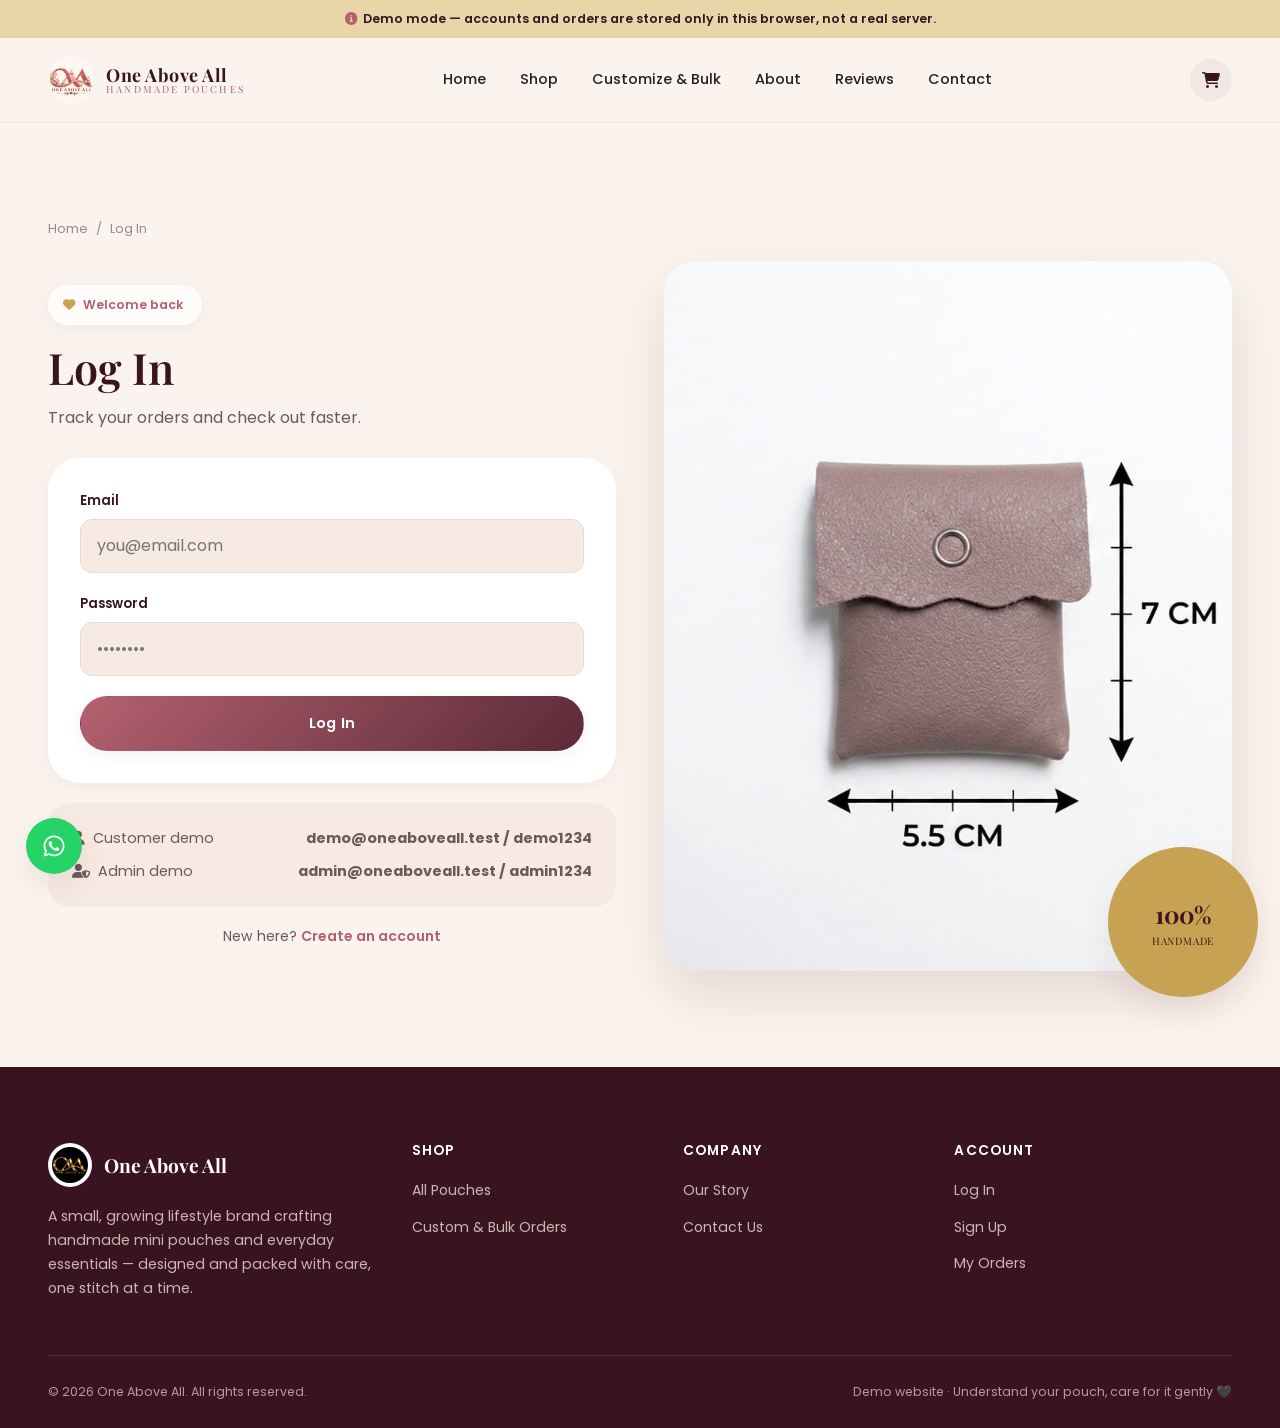
<file: admin.html>
<!DOCTYPE html>
<html lang="en">
<head>
<meta charset="UTF-8">
<meta name="viewport" content="width=device-width, initial-scale=1.0">
<title>Admin Dashboard — ONE ABOVE ALL</title>
<meta name="description" content="ONE ABOVE ALL admin dashboard (demo).">
<link rel="icon" href="images/logo/file_00000000b9708208ab4f4c02c714b822.png">
<link rel="preconnect" href="https://cdnjs.cloudflare.com" crossorigin>
<link rel="preconnect" href="https://fonts.googleapis.com">
<link rel="preconnect" href="https://fonts.gstatic.com" crossorigin>
<link rel="stylesheet" href="https://cdnjs.cloudflare.com/ajax/libs/font-awesome/6.5.2/css/all.min.css">
<link rel="stylesheet" href="css/style.css?v=1791699641">
</head>
<body>

<div class="demo-banner"><i class="fa-solid fa-circle-info"></i>Demo mode — everything here is stored only in this browser (localStorage), not a real server or database.</div>

<header class="site-header">
  <div class="container nav-wrap">
    <a href="index.html" class="brand">
      <img src="images/logo/file_00000000b9708208ab4f4c02c714b822.png" alt="ONE ABOVE ALL logo">
      <span class="brand-text"><strong>One Above All</strong><span>Admin Dashboard</span></span>
    </a>
    <div class="nav-actions">
      <span style="font-size:0.82rem;color:var(--ink-soft);margin-right:4px;" data-admin-name></span>
      <a class="btn btn-outline btn-sm" href="index.html">View Site</a>
      <button class="btn btn-primary btn-sm" type="button" data-admin-logout>Log Out</button>
    </div>
  </div>
</header>

<main>
  <div class="admin-shell">
        <aside class="admin-sidebar">
          <nav>
            <button class="admin-nav-btn active" data-tab="sales"><i class="fa-solid fa-chart-line"></i> <span>Sales</span></button>
            <button class="admin-nav-btn" data-tab="orders"><i class="fa-solid fa-box"></i> <span>Orders</span></button>
            <button class="admin-nav-btn" data-tab="products"><i class="fa-solid fa-bag-shopping"></i> <span>Products</span></button>
            <button class="admin-nav-btn" data-tab="categories"><i class="fa-solid fa-grip"></i> <span>Shop by Category</span></button>
            <button class="admin-nav-btn" data-tab="featured"><i class="fa-solid fa-heart"></i> <span>Loved by You</span></button>
            <button class="admin-nav-btn" data-tab="proof"><i class="fa-solid fa-images"></i> <span>See Them in Action</span></button>
            <button class="admin-nav-btn" data-tab="testimonials"><i class="fa-solid fa-quote-left"></i> <span>Customer Love</span></button>
            <button class="admin-nav-btn" data-tab="reviews"><i class="fa-solid fa-star"></i> <span>Reviews</span></button>
          </nav>
        </aside>

        <div class="admin-content">

          <!-- SALES -->
          <section class="admin-panel active" data-panel="sales">
            <div class="admin-panel-head"><h2>Sales</h2></div>
            <div class="admin-card" style="display:flex;gap:14px;flex-wrap:wrap;align-items:end;">
              <div class="form-field" style="margin:0;"><label>From</label><input type="date" data-sales-from></div>
              <div class="form-field" style="margin:0;"><label>To</label><input type="date" data-sales-to></div>
              <button class="btn btn-primary btn-sm" type="button" data-sales-apply>Apply</button>
              <button class="btn btn-outline btn-sm" type="button" data-sales-reset>All Time</button>
            </div>
            <div class="admin-stat-row">
              <div class="admin-stat"><strong data-stat-orders>0</strong><span>Orders in range</span></div>
              <div class="admin-stat"><strong data-stat-revenue>₹0</strong><span>Revenue in range</span></div>
              <div class="admin-stat"><strong data-stat-avg>₹0</strong><span>Average order value</span></div>
            </div>
            <div class="admin-table-wrap">
              <table class="admin-table">
                <thead><tr><th>Order</th><th>Date</th><th>Customer</th><th>Items</th><th>Total</th><th>Status</th></tr></thead>
                <tbody data-sales-rows></tbody>
              </table>
            </div>
          </section>

          <!-- ORDERS -->
          <section class="admin-panel" data-panel="orders">
            <div class="admin-panel-head"><h2>Orders</h2></div>
            <div data-orders-admin-list></div>
          </section>

          <!-- PRODUCTS -->
          <section class="admin-panel" data-panel="products">
            <div class="admin-panel-head"><h2>Products</h2><button class="btn btn-primary btn-sm" type="button" data-add-product>+ Add Product</button></div>
            <p style="font-size:0.84rem;color:var(--ink-soft);margin-bottom:16px;">Built-in products can be hidden from the shop but not edited here. Products you add can be fully edited or removed.</p>
            <div class="admin-card" data-product-form hidden></div>
            <div data-product-list></div>
          </section>

          <!-- SHOP CATEGORIES -->
          <section class="admin-panel" data-panel="categories">
            <div class="admin-panel-head"><h2>Shop by Category</h2><button class="btn btn-primary btn-sm" type="button" data-add="categories">+ Add Category</button></div>
            <div data-list="categories"></div>
            <div class="admin-card" data-form="categories" hidden></div>
          </section>

          <!-- FEATURED PRODUCTS -->
          <section class="admin-panel" data-panel="featured">
            <div class="admin-panel-head"><h2>Loved by You (Homepage Featured Products)</h2><button class="btn btn-primary btn-sm" type="button" data-featured-save>Save Order</button></div>
            <p style="font-size:0.84rem;color:var(--ink-soft);margin-bottom:16px;">Tick the products you want on the homepage "Loved by you" row, and set a priority number (lower shows first).</p>
            <div data-featured-list></div>
          </section>

          <!-- PROOF GALLERY -->
          <section class="admin-panel" data-panel="proof">
            <div class="admin-panel-head"><h2>See Them in Action</h2><button class="btn btn-primary btn-sm" type="button" data-add="proof">+ Add Item</button></div>
            <div data-list="proof"></div>
            <div class="admin-card" data-form="proof" hidden></div>
          </section>

          <!-- TESTIMONIALS -->
          <section class="admin-panel" data-panel="testimonials">
            <div class="admin-panel-head"><h2>Customer Love (Homepage Carousel)</h2><button class="btn btn-primary btn-sm" type="button" data-add="testimonials">+ Add Testimonial</button></div>
            <div data-list="testimonials"></div>
            <div class="admin-card" data-form="testimonials" hidden></div>
          </section>

          <!-- REVIEWS -->
          <section class="admin-panel" data-panel="reviews">
            <div class="admin-panel-head"><h2>Reviews</h2></div>
            <div class="admin-card">
              <h3 style="font-size:0.98rem;margin-bottom:14px;">Add a Review</h3>
              <div class="admin-inline-form">
                <input type="text" placeholder="Customer name" data-rv-name>
                <select data-rv-rating>
                  <option value="5">5 stars</option>
                  <option value="4">4 stars</option>
                  <option value="3">3 stars</option>
                  <option value="2">2 stars</option>
                  <option value="1">1 star</option>
                </select>
                <input type="text" placeholder="Product name" data-rv-product class="full">
                <textarea placeholder="Review text" data-rv-text class="full"></textarea>
                <button class="btn btn-primary btn-sm full" type="button" data-rv-add>Add Review</button>
              </div>
            </div>
            <div data-reviews-admin-list></div>
          </section>

        </div>
  </div>
</main>

<script src="js/products-data.js?v=1791699641"></script>
<script src="js/reviews-data.js?v=1791699641"></script>
<script src="js/demo-data.js?v=1791699641"></script>
<script src="js/admin.js?v=1791699641"></script>
</body>
</html>
</file>
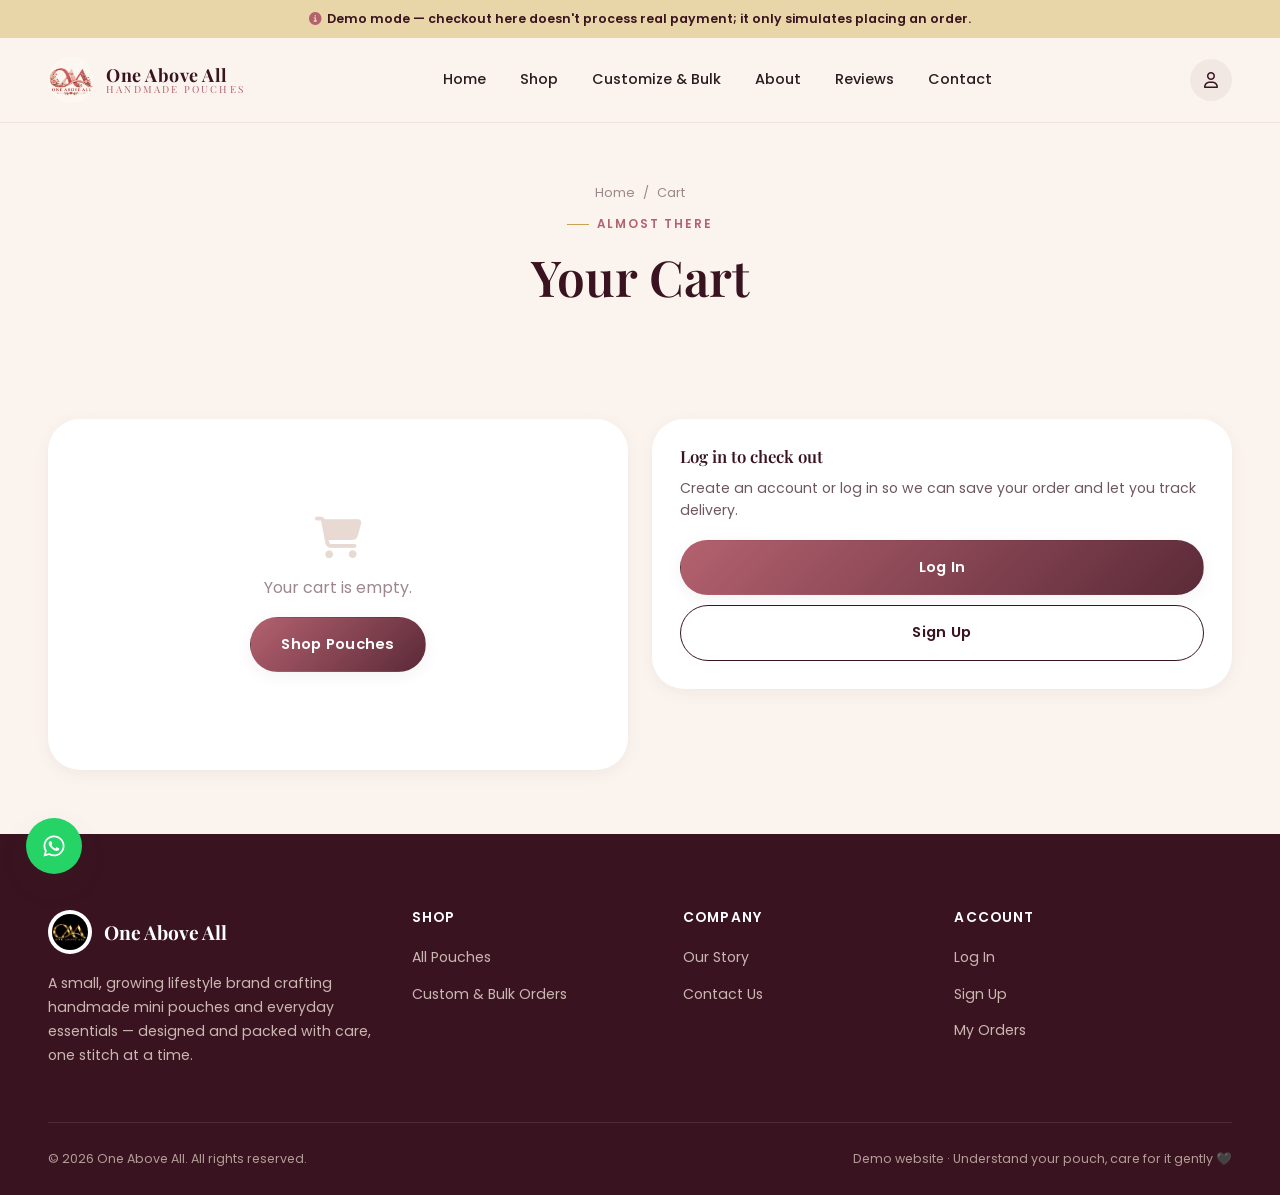
<file: cart.html>
<!DOCTYPE html>
<html lang="en">
<head>
<meta charset="UTF-8">
<meta name="viewport" content="width=device-width, initial-scale=1.0">
<title>Your Cart — ONE ABOVE ALL</title>
<meta name="description" content="Review your cart and check out your ONE ABOVE ALL order.">
<link rel="icon" href="images/logo/file_00000000b9708208ab4f4c02c714b822.png">
<link rel="preconnect" href="https://cdnjs.cloudflare.com" crossorigin>
<link rel="preconnect" href="https://fonts.googleapis.com">
<link rel="preconnect" href="https://fonts.gstatic.com" crossorigin>
<link rel="stylesheet" href="https://cdnjs.cloudflare.com/ajax/libs/font-awesome/6.5.2/css/all.min.css">
<link rel="stylesheet" href="css/style.css?v=1791699641">
</head>
<body>

<div class="demo-banner"><i class="fa-solid fa-circle-info"></i>Demo mode — checkout here doesn't process real payment; it only simulates placing an order.</div>

<header class="site-header">
  <div class="container nav-wrap">
    <a href="index.html" class="brand">
      <img src="images/logo/file_00000000b9708208ab4f4c02c714b822.png" alt="ONE ABOVE ALL logo">
      <span class="brand-text"><strong>One Above All</strong><span>Handmade Pouches</span></span>
    </a>
    <nav class="nav-links">
      <a href="index.html">Home</a>
      <a href="shop.html">Shop</a>
      <a href="customize.html">Customize &amp; Bulk</a>
      <a href="about.html">About</a>
      <a href="reviews.html">Reviews</a>
      <a href="contact.html">Contact</a>
    </nav>
    <div class="nav-actions">
      <div class="account-menu" data-account-menu>
        <button type="button" class="icon-btn account-trigger" data-account-trigger aria-label="Account"><i class="fa-regular fa-user"></i></button>
        <div class="account-panel" data-account-panel></div>
      </div>
      <button class="menu-toggle" aria-label="Open menu"><span></span><span></span><span></span></button>
    </div>
  </div>
</header>

<nav class="mobile-nav">
  <a href="index.html">Home</a>
  <a href="shop.html">Shop</a>
  <a href="customize.html">Customize &amp; Bulk</a>
  <a href="about.html">About</a>
  <a href="reviews.html">Reviews</a>
  <a href="contact.html">Contact</a>
  <div data-mobile-account></div>
</nav>

<main>
  <div class="page-header">
    <div class="container">
      <div class="breadcrumb"><a href="index.html">Home</a><span>/</span><span>Cart</span></div>
      <span class="eyebrow" style="justify-content:center;">Almost there</span>
      <h1>Your Cart</h1>
    </div>
  </div>

  <section class="section-pad-sm">
    <div class="container">
      <div class="two-col" style="align-items:start;">

        <div>
          <div class="form-card reveal" style="padding:28px;">
            <div data-cart-list></div>
          </div>
        </div>

        <div data-checkout-col>
          <div class="form-card reveal" style="padding:28px;margin-bottom:20px;" data-login-prompt>
            <h3 style="font-size:1.05rem;margin-bottom:10px;">Log in to check out</h3>
            <p style="font-size:0.88rem;color:var(--ink-soft);margin-bottom:18px;">Create an account or log in so we can save your order and let you track delivery.</p>
            <a href="login.html" class="btn btn-primary btn-block" style="margin-bottom:10px;">Log In</a>
            <a href="signup.html" class="btn btn-outline btn-block">Sign Up</a>
          </div>

          <div class="form-card reveal" style="padding:28px;" data-checkout-form-wrap hidden>
            <h3 style="font-size:1.05rem;margin-bottom:16px;">Delivery Address</h3>
            <form data-checkout-form>
              <div class="form-field">
                <label for="co-name">Full Name</label>
                <input id="co-name" type="text" required>
              </div>
              <div class="form-field">
                <label for="co-phone">Phone</label>
                <input id="co-phone" type="tel" required>
              </div>
              <div class="form-field">
                <label for="co-address">Address</label>
                <textarea id="co-address" placeholder="House no., street, area" required></textarea>
              </div>
              <div class="form-grid">
                <div class="form-field">
                  <label for="co-city">City</label>
                  <input id="co-city" type="text" required>
                </div>
                <div class="form-field">
                  <label for="co-pin">Pincode</label>
                  <input id="co-pin" type="text" required>
                </div>
              </div>

              <h3 style="font-size:1.05rem;margin:20px 0 14px;">Payment Method</h3>
              <div class="pay-methods">
                <label class="pay-method">
                  <input type="radio" name="pay" value="COD" checked>
                  <span><span class="pm-name">Cash on Delivery</span><span class="pm-note">Pay when your pouch arrives</span></span>
                </label>
                <label class="pay-method">
                  <input type="radio" name="pay" value="UPI">
                  <span><span class="pm-name">UPI</span><span class="pm-note">Simulated for this demo</span></span>
                </label>
                <label class="pay-method">
                  <input type="radio" name="pay" value="Card">
                  <span><span class="pm-name">Card</span><span class="pm-note">Simulated for this demo</span></span>
                </label>
              </div>

              <div class="order-summary-box" style="margin-top:20px;">
                <div class="row"><span>Subtotal</span><strong data-co-subtotal>₹0</strong></div>
                <div class="row total"><span>Total</span><strong data-co-total>₹0</strong></div>
              </div>

              <button type="submit" class="btn btn-primary btn-block" style="margin-top:18px;">Place Order</button>
            </form>
          </div>
        </div>

      </div>
    </div>
  </section>
</main>

<footer class="site-footer">
  <div class="container">
    <div class="footer-grid">
      <div class="footer-col">
        <div class="footer-brand">
          <img src="images/logo/file_0000000001c88208ba55c590c1907d8f.png" alt="ONE ABOVE ALL logo">
          <strong>One Above All</strong>
        </div>
        <p>A small, growing lifestyle brand crafting handmade mini pouches and everyday essentials — designed and packed with care, one stitch at a time.</p>
      </div>
      <div class="footer-col">
        <h4>Shop</h4>
        <ul>
          <li><a href="shop.html">All Pouches</a></li>
          <li><a href="customize.html">Custom &amp; Bulk Orders</a></li>
        </ul>
      </div>
      <div class="footer-col">
        <h4>Company</h4>
        <ul>
          <li><a href="about.html">Our Story</a></li>
          <li><a href="contact.html">Contact Us</a></li>
        </ul>
      </div>
      <div class="footer-col">
        <h4>Account</h4>
        <ul>
          <li><a href="login.html">Log In</a></li>
          <li><a href="signup.html">Sign Up</a></li>
          <li><a href="orders.html">My Orders</a></li>
        </ul>
      </div>
    </div>
    <div class="footer-bottom">
      <span>© <span data-year></span> One Above All. All rights reserved.</span>
      <span>Demo website · Understand your pouch, care for it gently 🖤</span>
    </div>
  </div>
</footer>

<button class="back-top" aria-label="Back to top"><i class="fa-solid fa-arrow-up"></i></button>

<a class="wa-float" href="https://wa.me/918882878046" target="_blank" rel="noopener" aria-label="Chat on WhatsApp"><svg class="ico-wa" viewBox="0 0 448 512" aria-hidden="true" focusable="false"><path d="M380.9 97.1C339 55.1 283.2 32 223.9 32c-122.4 0-222 99.6-222 222 0 39.1 10.2 77.3 29.6 111L0 480l117.7-30.9c32.4 17.7 68.9 27 106.1 27h.1c122.3 0 224.1-99.6 224.1-222 0-59.3-25.2-115-67.1-157zm-157 341.6c-33.2 0-65.7-8.9-94-25.7l-6.7-4-69.8 18.3L72 359.2l-4.4-7c-18.5-29.4-28.2-63.3-28.2-98.2 0-101.7 82.8-184.5 184.6-184.5 49.3 0 95.6 19.2 130.4 54.1 34.8 34.9 56.2 81.2 56.1 130.5 0 101.8-84.9 184.6-186.6 184.6zm101.2-138.2c-5.5-2.8-32.8-16.2-37.9-18-5.1-1.9-8.8-2.8-12.5 2.8-3.7 5.6-14.3 18-17.6 21.8-3.2 3.7-6.5 4.2-12 1.4-32.6-16.3-54-29.1-75.5-66-5.7-9.8 5.7-9.1 16.3-30.3 1.8-3.7.9-6.9-.5-9.7-1.4-2.8-12.5-30.1-17.1-41.2-4.5-10.8-9.1-9.3-12.5-9.5-3.2-.2-6.9-.2-10.6-.2-3.7 0-9.7 1.4-14.8 6.9-5.1 5.6-19.4 19-19.4 46.3 0 27.3 19.9 53.7 22.6 57.4 2.8 3.7 39.1 59.7 94.8 83.8 35.2 15.2 49 16.5 66.6 13.9 10.7-1.6 32.8-13.4 37.4-26.4 4.6-13 4.6-24.1 3.2-26.4-1.3-2.5-5-3.9-10.5-6.6z"/></svg></a>

<script src="js/products-data.js?v=1791699641"></script>
<script src="js/reviews-data.js?v=1791699641"></script>
<script src="js/demo-data.js?v=1791699641"></script>
<script src="js/main.js?v=1791699641"></script>
<script>
  (function () {
    var fmt = function (n) { return "₹" + Number(n).toLocaleString("en-IN"); };
    var listEl = document.querySelector("[data-cart-list]");
    var loginPrompt = document.querySelector("[data-login-prompt]");
    var checkoutWrap = document.querySelector("[data-checkout-form-wrap]");
    var subtotalEl = document.querySelector("[data-co-subtotal]");
    var totalEl = document.querySelector("[data-co-total]");

    function renderCart() {
      var lines = DemoData.cartLines();
      if (!lines.length) {
        listEl.innerHTML = '<div class="cart-empty"><i class="fa-solid fa-cart-shopping"></i><p>Your cart is empty.</p><a href="shop.html" class="btn btn-primary" style="margin-top:16px;">Shop Pouches</a></div>';
      } else {
        listEl.innerHTML = lines.map(function (l) {
          return '<div class="cart-row" data-row="' + l.productId + '">' +
            '<img src="' + l.image + '" alt="' + l.name + '">' +
            '<div class="info"><strong>' + l.name + '</strong><span>' + fmt(l.price) + ' / ' + l.unit + '</span></div>' +
            '<div class="qty-stepper" style="transform:scale(.85);">' +
              '<button type="button" data-dec>−</button><input type="number" value="' + l.qty + '" min="1" data-qty-input>' +
              '<button type="button" data-inc>+</button>' +
            '</div>' +
            '<span class="cart-line-total">' + fmt(l.lineTotal) + '</span>' +
            '<button type="button" class="admin-mini-btn" data-remove style="margin-left:10px;"><i class="fa-solid fa-trash"></i></button>' +
          '</div>';
        }).join("");
      }
      var total = DemoData.cartTotal();
      subtotalEl.textContent = fmt(total);
      totalEl.textContent = fmt(total);
      if (window.updateCartBadge) updateCartBadge();

      Array.prototype.forEach.call(listEl.querySelectorAll("[data-dec]"), function (btn) {
        btn.addEventListener("click", function () {
          var row = btn.closest(".cart-row");
          var input = row.querySelector("[data-qty-input]");
          DemoData.setCartQty(row.dataset.row, Math.max(1, parseInt(input.value, 10) - 1));
          renderCart();
        });
      });
      Array.prototype.forEach.call(listEl.querySelectorAll("[data-inc]"), function (btn) {
        btn.addEventListener("click", function () {
          var row = btn.closest(".cart-row");
          var input = row.querySelector("[data-qty-input]");
          DemoData.setCartQty(row.dataset.row, parseInt(input.value, 10) + 1);
          renderCart();
        });
      });
      Array.prototype.forEach.call(listEl.querySelectorAll("[data-remove]"), function (btn) {
        btn.addEventListener("click", function () {
          var row = btn.closest(".cart-row");
          DemoData.removeFromCart(row.dataset.row);
          renderCart();
        });
      });
    }

    function renderAuthState() {
      var user = DemoData.getCurrentUser();
      loginPrompt.hidden = !!user;
      checkoutWrap.hidden = !user;
      if (user) {
        var nameEl = document.getElementById("co-name");
        var phoneEl = document.getElementById("co-phone");
        if (nameEl && !nameEl.value) nameEl.value = user.name;
        if (phoneEl && !phoneEl.value) phoneEl.value = user.phone || "";
      }
    }

    DemoData.ready.then(function () {
      renderCart();
      renderAuthState();
    });

    var form = document.querySelector("[data-checkout-form]");
    form.addEventListener("submit", function (e) {
      e.preventDefault();
      var address = {
        name: document.getElementById("co-name").value,
        phone: document.getElementById("co-phone").value,
        line: document.getElementById("co-address").value,
        city: document.getElementById("co-city").value,
        pin: document.getElementById("co-pin").value
      };
      var paymentMethod = form.querySelector("input[name='pay']:checked").value;
      var res = DemoData.placeOrder({ address: address, paymentMethod: paymentMethod });
      if (!res.ok) {
        showToast(res.error, "fa-triangle-exclamation");
        return;
      }
      window.location.href = "orders.html";
    });
  })();
</script>
</body>
</html>
</file>
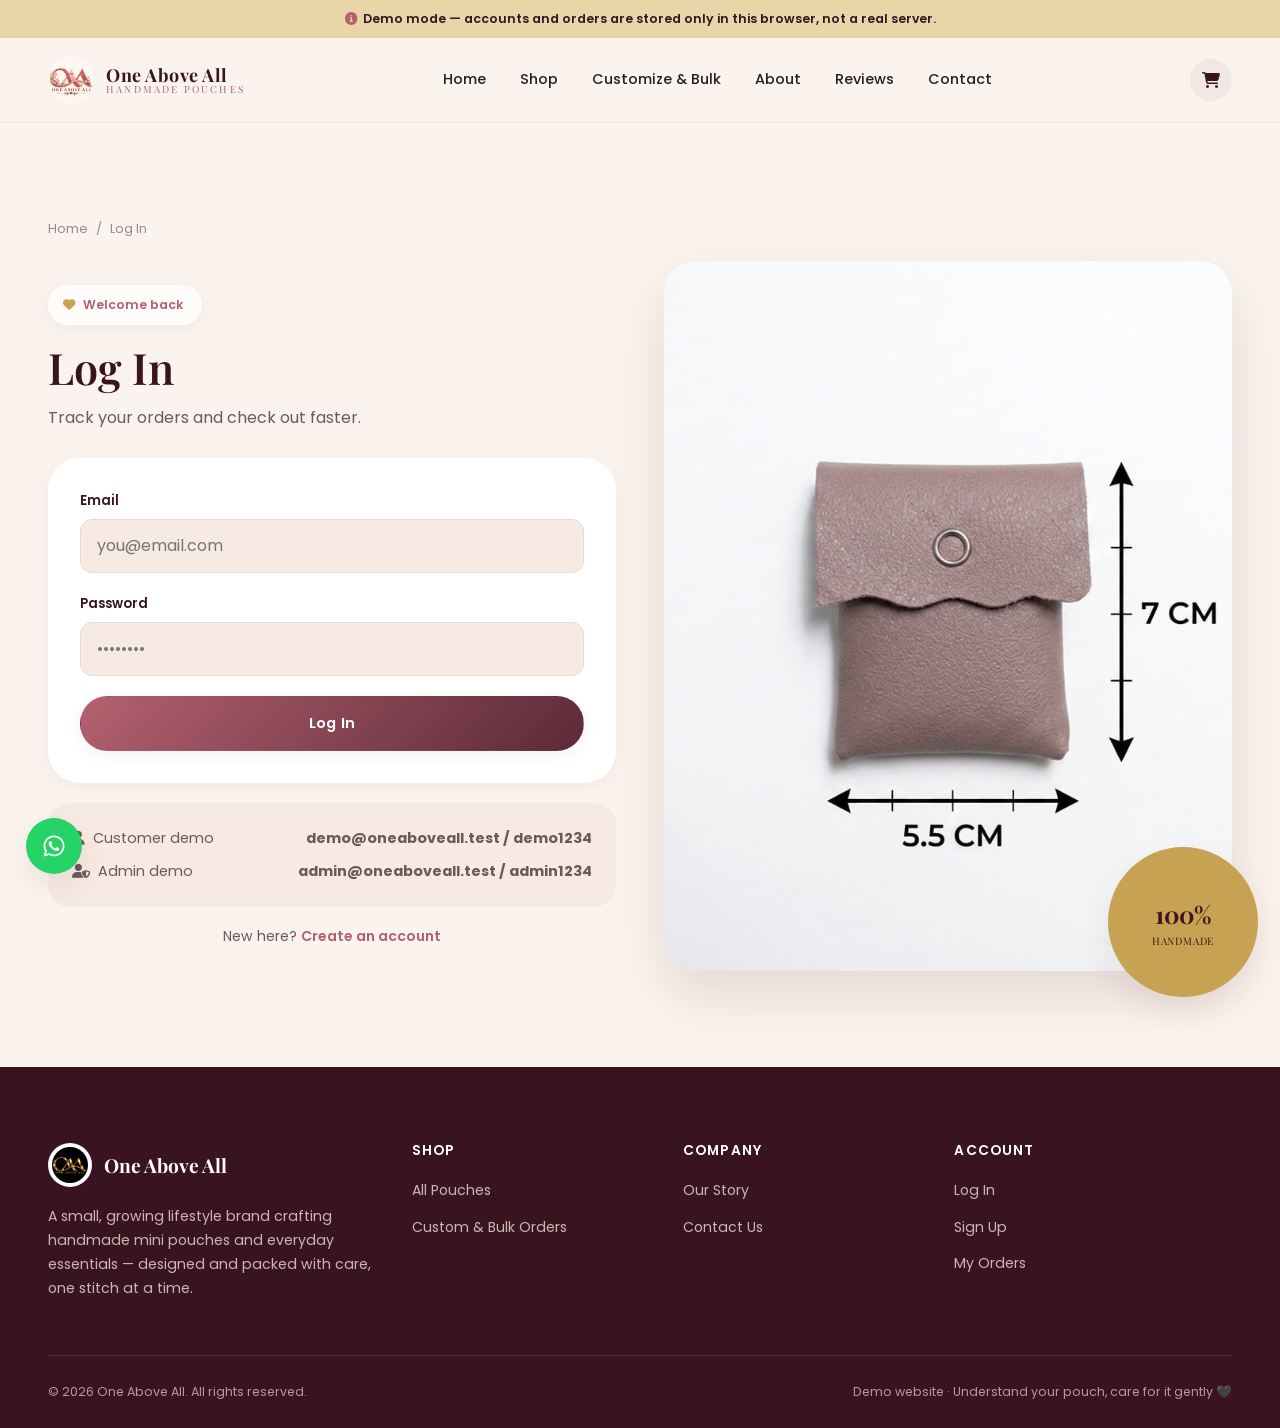
<file: login.html>
<!DOCTYPE html>
<html lang="en">
<head>
<meta charset="UTF-8">
<meta name="viewport" content="width=device-width, initial-scale=1.0">
<title>Log In — ONE ABOVE ALL</title>
<meta name="description" content="Log in to your ONE ABOVE ALL account to track orders and check out faster.">
<link rel="icon" href="images/logo/file_00000000b9708208ab4f4c02c714b822.png">
<link rel="preconnect" href="https://cdnjs.cloudflare.com" crossorigin>
<link rel="preconnect" href="https://fonts.googleapis.com">
<link rel="preconnect" href="https://fonts.gstatic.com" crossorigin>
<link rel="stylesheet" href="https://cdnjs.cloudflare.com/ajax/libs/font-awesome/6.5.2/css/all.min.css">
<link rel="stylesheet" href="css/style.css?v=1791699641">
</head>
<body>

<div class="demo-banner"><i class="fa-solid fa-circle-info"></i>Demo mode — accounts and orders are stored only in this browser, not a real server.</div>

<header class="site-header">
  <div class="container nav-wrap">
    <a href="index.html" class="brand">
      <img src="images/logo/file_00000000b9708208ab4f4c02c714b822.png" alt="ONE ABOVE ALL logo">
      <span class="brand-text"><strong>One Above All</strong><span>Handmade Pouches</span></span>
    </a>
    <nav class="nav-links">
      <a href="index.html">Home</a>
      <a href="shop.html">Shop</a>
      <a href="customize.html">Customize &amp; Bulk</a>
      <a href="about.html">About</a>
      <a href="reviews.html">Reviews</a>
      <a href="contact.html">Contact</a>
    </nav>
    <div class="nav-actions">
      <a class="icon-btn" href="cart.html" aria-label="View cart">
        <i class="fa-solid fa-cart-shopping"></i>
        <span class="icon-badge" data-cart-badge>0</span>
      </a>
      <button class="menu-toggle" aria-label="Open menu"><span></span><span></span><span></span></button>
    </div>
  </div>
</header>

<nav class="mobile-nav">
  <a href="index.html">Home</a>
  <a href="shop.html">Shop</a>
  <a href="customize.html">Customize &amp; Bulk</a>
  <a href="about.html">About</a>
  <a href="reviews.html">Reviews</a>
  <a href="contact.html">Contact</a>
</nav>

<main>
  <section class="section-pad">
    <div class="container">
      <div class="breadcrumb" style="justify-content:flex-start;margin-bottom:22px;"><a href="index.html">Home</a><span>/</span><span>Log In</span></div>
      <div class="split" style="gap:48px;align-items:center;">
        <div class="reveal">
          <span class="eyebrow-badge"><i class="fa-solid fa-heart"></i> Welcome back</span>
          <h1 style="margin-top:18px;font-size:clamp(2rem,4vw,2.7rem);">Log In</h1>
          <p style="margin:12px 0 28px;color:var(--ink-soft);">Track your orders and check out faster.</p>

          <div class="form-card" style="padding:32px;">
            <div class="auth-error" data-auth-error></div>
            <form data-login-form>
              <div class="form-field">
                <label for="lg-email">Email</label>
                <input id="lg-email" type="email" placeholder="you@email.com" required>
              </div>
              <div class="form-field">
                <label for="lg-pass">Password</label>
                <input id="lg-pass" type="password" placeholder="••••••••" required>
              </div>
              <button type="submit" class="btn btn-primary btn-block">Log In</button>
            </form>
          </div>

          <div class="order-summary-box" style="margin-top:20px;">
            <div class="row"><span><i class="fa-solid fa-user"></i>&nbsp; Customer demo</span><strong>demo@oneaboveall.test / demo1234</strong></div>
            <div class="row" style="margin-bottom:0;"><span><i class="fa-solid fa-user-shield"></i>&nbsp; Admin demo</span><strong>admin@oneaboveall.test / admin1234</strong></div>
          </div>

          <p class="auth-switch">New here? <a href="signup.html">Create an account</a></p>
        </div>

        <div class="split-media reveal-scale">
          <div class="img-main">
            <img src="images/products/WhatsApp Image 2026-10-08 at 11.01.30 PM (1).jpeg" alt="Dusk rose leather pouch">
          </div>
          <div class="img-badge"><strong>100%</strong><span>Handmade</span></div>
        </div>
      </div>
    </div>
  </section>
</main>

<footer class="site-footer">
  <div class="container">
    <div class="footer-grid">
      <div class="footer-col">
        <div class="footer-brand">
          <img src="images/logo/file_0000000001c88208ba55c590c1907d8f.png" alt="ONE ABOVE ALL logo">
          <strong>One Above All</strong>
        </div>
        <p>A small, growing lifestyle brand crafting handmade mini pouches and everyday essentials — designed and packed with care, one stitch at a time.</p>
      </div>
      <div class="footer-col">
        <h4>Shop</h4>
        <ul>
          <li><a href="shop.html">All Pouches</a></li>
          <li><a href="customize.html">Custom &amp; Bulk Orders</a></li>
        </ul>
      </div>
      <div class="footer-col">
        <h4>Company</h4>
        <ul>
          <li><a href="about.html">Our Story</a></li>
          <li><a href="contact.html">Contact Us</a></li>
        </ul>
      </div>
      <div class="footer-col">
        <h4>Account</h4>
        <ul>
          <li><a href="login.html">Log In</a></li>
          <li><a href="signup.html">Sign Up</a></li>
          <li><a href="orders.html">My Orders</a></li>
        </ul>
      </div>
    </div>
    <div class="footer-bottom">
      <span>© <span data-year></span> One Above All. All rights reserved.</span>
      <span>Demo website · Understand your pouch, care for it gently 🖤</span>
    </div>
  </div>
</footer>

<button class="back-top" aria-label="Back to top"><i class="fa-solid fa-arrow-up"></i></button>

<a class="wa-float" href="https://wa.me/918882878046" target="_blank" rel="noopener" aria-label="Chat on WhatsApp"><svg class="ico-wa" viewBox="0 0 448 512" aria-hidden="true" focusable="false"><path d="M380.9 97.1C339 55.1 283.2 32 223.9 32c-122.4 0-222 99.6-222 222 0 39.1 10.2 77.3 29.6 111L0 480l117.7-30.9c32.4 17.7 68.9 27 106.1 27h.1c122.3 0 224.1-99.6 224.1-222 0-59.3-25.2-115-67.1-157zm-157 341.6c-33.2 0-65.7-8.9-94-25.7l-6.7-4-69.8 18.3L72 359.2l-4.4-7c-18.5-29.4-28.2-63.3-28.2-98.2 0-101.7 82.8-184.5 184.6-184.5 49.3 0 95.6 19.2 130.4 54.1 34.8 34.9 56.2 81.2 56.1 130.5 0 101.8-84.9 184.6-186.6 184.6zm101.2-138.2c-5.5-2.8-32.8-16.2-37.9-18-5.1-1.9-8.8-2.8-12.5 2.8-3.7 5.6-14.3 18-17.6 21.8-3.2 3.7-6.5 4.2-12 1.4-32.6-16.3-54-29.1-75.5-66-5.7-9.8 5.7-9.1 16.3-30.3 1.8-3.7.9-6.9-.5-9.7-1.4-2.8-12.5-30.1-17.1-41.2-4.5-10.8-9.1-9.3-12.5-9.5-3.2-.2-6.9-.2-10.6-.2-3.7 0-9.7 1.4-14.8 6.9-5.1 5.6-19.4 19-19.4 46.3 0 27.3 19.9 53.7 22.6 57.4 2.8 3.7 39.1 59.7 94.8 83.8 35.2 15.2 49 16.5 66.6 13.9 10.7-1.6 32.8-13.4 37.4-26.4 4.6-13 4.6-24.1 3.2-26.4-1.3-2.5-5-3.9-10.5-6.6z"/></svg></a>

<script src="js/products-data.js?v=1791699641"></script>
<script src="js/reviews-data.js?v=1791699641"></script>
<script src="js/demo-data.js?v=1791699641"></script>
<script src="js/main.js?v=1791699641"></script>
<script>
  (function () {
    DemoData.ready.then(function () {
      if (DemoData.getCurrentAdmin()) { window.location.href = "admin.html"; return; }
      if (DemoData.getCurrentUser()) window.location.href = "orders.html";
    });
    var form = document.querySelector("[data-login-form]");
    var errBox = document.querySelector("[data-auth-error]");
    if (!form) return;
    form.addEventListener("submit", function (e) {
      e.preventDefault();
      var email = document.getElementById("lg-email").value;
      var pass = document.getElementById("lg-pass").value;
      // One login form for both — try a customer account first, then an
      // admin account, so there's no separate admin login page to manage.
      DemoData.login(email, pass).then(function (res) {
        if (res.ok) { window.location.href = "orders.html"; return; }
        DemoData.adminLogin(email, pass).then(function (adminRes) {
          if (adminRes.ok) { window.location.href = "admin.html"; return; }
          errBox.textContent = "No account matches that email and password.";
          errBox.classList.add("show");
        });
      });
    });
  })();
</script>
</body>
</html>
</file>
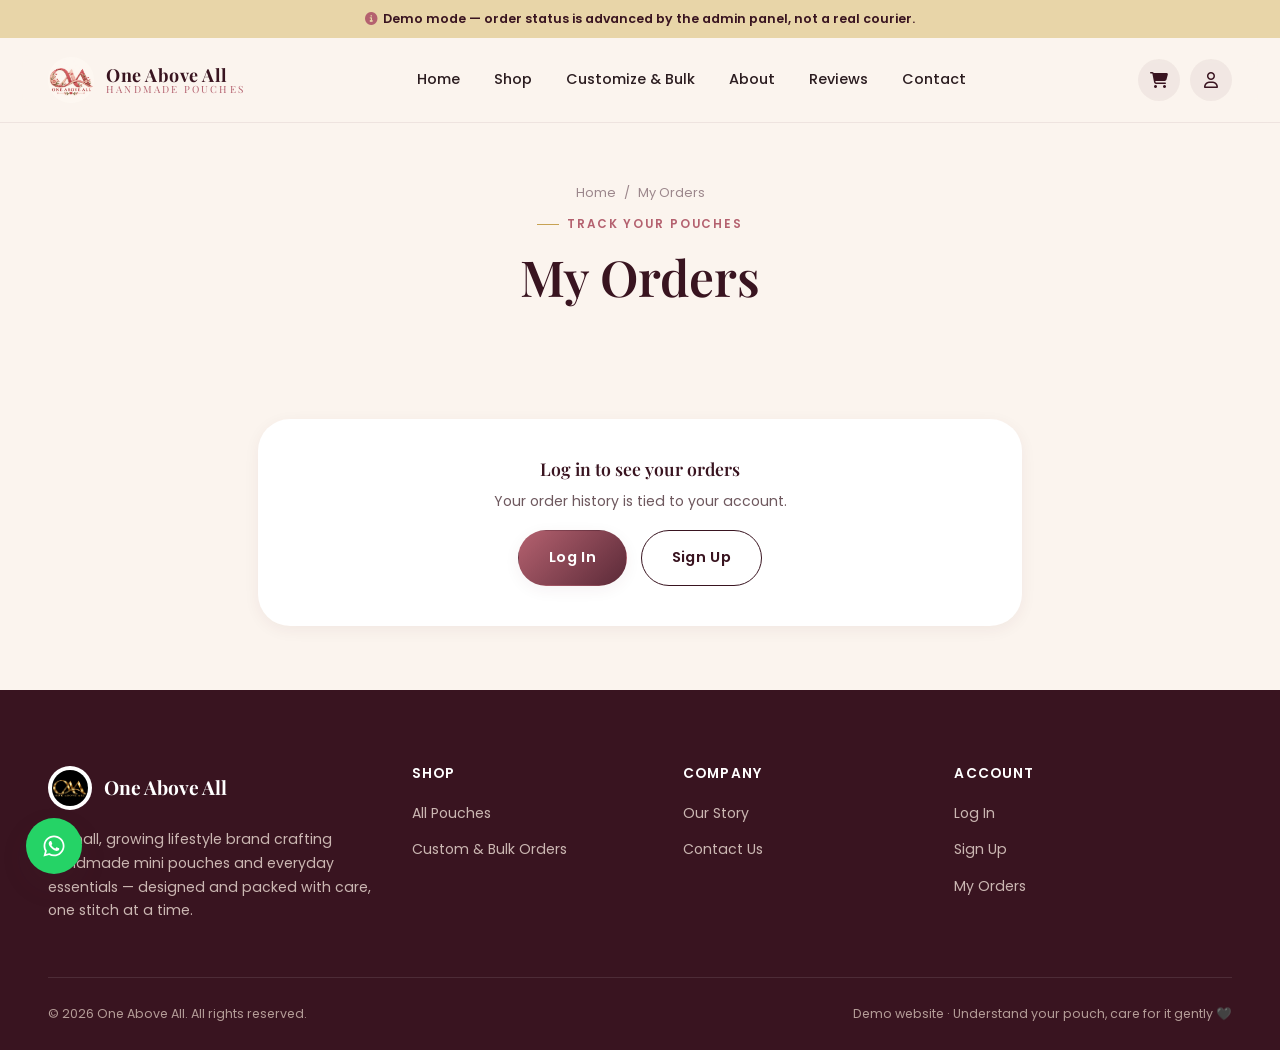
<file: orders.html>
<!DOCTYPE html>
<html lang="en">
<head>
<meta charset="UTF-8">
<meta name="viewport" content="width=device-width, initial-scale=1.0">
<title>My Orders — ONE ABOVE ALL</title>
<meta name="description" content="Track your ONE ABOVE ALL orders.">
<link rel="icon" href="images/logo/file_00000000b9708208ab4f4c02c714b822.png">
<link rel="preconnect" href="https://cdnjs.cloudflare.com" crossorigin>
<link rel="preconnect" href="https://fonts.googleapis.com">
<link rel="preconnect" href="https://fonts.gstatic.com" crossorigin>
<link rel="stylesheet" href="https://cdnjs.cloudflare.com/ajax/libs/font-awesome/6.5.2/css/all.min.css">
<link rel="stylesheet" href="css/style.css?v=1791699641">
</head>
<body>

<div class="demo-banner"><i class="fa-solid fa-circle-info"></i>Demo mode — order status is advanced by the admin panel, not a real courier.</div>

<header class="site-header">
  <div class="container nav-wrap">
    <a href="index.html" class="brand">
      <img src="images/logo/file_00000000b9708208ab4f4c02c714b822.png" alt="ONE ABOVE ALL logo">
      <span class="brand-text"><strong>One Above All</strong><span>Handmade Pouches</span></span>
    </a>
    <nav class="nav-links">
      <a href="index.html">Home</a>
      <a href="shop.html">Shop</a>
      <a href="customize.html">Customize &amp; Bulk</a>
      <a href="about.html">About</a>
      <a href="reviews.html">Reviews</a>
      <a href="contact.html">Contact</a>
    </nav>
    <div class="nav-actions">
      <a class="icon-btn" href="cart.html" aria-label="View cart">
        <i class="fa-solid fa-cart-shopping"></i>
        <span class="icon-badge" data-cart-badge>0</span>
      </a>
      <div class="account-menu" data-account-menu>
        <button type="button" class="icon-btn account-trigger" data-account-trigger aria-label="Account"><i class="fa-regular fa-user"></i></button>
        <div class="account-panel" data-account-panel></div>
      </div>
      <button class="menu-toggle" aria-label="Open menu"><span></span><span></span><span></span></button>
    </div>
  </div>
</header>

<nav class="mobile-nav">
  <a href="index.html">Home</a>
  <a href="shop.html">Shop</a>
  <a href="customize.html">Customize &amp; Bulk</a>
  <a href="about.html">About</a>
  <a href="reviews.html">Reviews</a>
  <a href="contact.html">Contact</a>
  <div data-mobile-account></div>
</nav>

<main>
  <div class="page-header">
    <div class="container">
      <div class="breadcrumb"><a href="index.html">Home</a><span>/</span><span>My Orders</span></div>
      <span class="eyebrow" style="justify-content:center;">Track your pouches</span>
      <h1>My Orders</h1>
    </div>
  </div>

  <section class="section-pad-sm">
    <div class="container" style="max-width:820px;">
      <div class="form-card reveal" style="padding:40px;text-align:center;" data-login-prompt>
        <h3 style="font-size:1.1rem;margin-bottom:10px;">Log in to see your orders</h3>
        <p style="font-size:0.88rem;color:var(--ink-soft);margin-bottom:18px;">Your order history is tied to your account.</p>
        <a href="login.html" class="btn btn-primary" style="margin-right:10px;">Log In</a>
        <a href="signup.html" class="btn btn-outline">Sign Up</a>
      </div>
      <div data-orders-list></div>
    </div>
  </section>
</main>

<footer class="site-footer">
  <div class="container">
    <div class="footer-grid">
      <div class="footer-col">
        <div class="footer-brand">
          <img src="images/logo/file_0000000001c88208ba55c590c1907d8f.png" alt="ONE ABOVE ALL logo">
          <strong>One Above All</strong>
        </div>
        <p>A small, growing lifestyle brand crafting handmade mini pouches and everyday essentials — designed and packed with care, one stitch at a time.</p>
      </div>
      <div class="footer-col">
        <h4>Shop</h4>
        <ul>
          <li><a href="shop.html">All Pouches</a></li>
          <li><a href="customize.html">Custom &amp; Bulk Orders</a></li>
        </ul>
      </div>
      <div class="footer-col">
        <h4>Company</h4>
        <ul>
          <li><a href="about.html">Our Story</a></li>
          <li><a href="contact.html">Contact Us</a></li>
        </ul>
      </div>
      <div class="footer-col">
        <h4>Account</h4>
        <ul>
          <li><a href="login.html">Log In</a></li>
          <li><a href="signup.html">Sign Up</a></li>
          <li><a href="orders.html">My Orders</a></li>
        </ul>
      </div>
    </div>
    <div class="footer-bottom">
      <span>© <span data-year></span> One Above All. All rights reserved.</span>
      <span>Demo website · Understand your pouch, care for it gently 🖤</span>
    </div>
  </div>
</footer>

<button class="back-top" aria-label="Back to top"><i class="fa-solid fa-arrow-up"></i></button>

<a class="wa-float" href="https://wa.me/918882878046" target="_blank" rel="noopener" aria-label="Chat on WhatsApp"><svg class="ico-wa" viewBox="0 0 448 512" aria-hidden="true" focusable="false"><path d="M380.9 97.1C339 55.1 283.2 32 223.9 32c-122.4 0-222 99.6-222 222 0 39.1 10.2 77.3 29.6 111L0 480l117.7-30.9c32.4 17.7 68.9 27 106.1 27h.1c122.3 0 224.1-99.6 224.1-222 0-59.3-25.2-115-67.1-157zm-157 341.6c-33.2 0-65.7-8.9-94-25.7l-6.7-4-69.8 18.3L72 359.2l-4.4-7c-18.5-29.4-28.2-63.3-28.2-98.2 0-101.7 82.8-184.5 184.6-184.5 49.3 0 95.6 19.2 130.4 54.1 34.8 34.9 56.2 81.2 56.1 130.5 0 101.8-84.9 184.6-186.6 184.6zm101.2-138.2c-5.5-2.8-32.8-16.2-37.9-18-5.1-1.9-8.8-2.8-12.5 2.8-3.7 5.6-14.3 18-17.6 21.8-3.2 3.7-6.5 4.2-12 1.4-32.6-16.3-54-29.1-75.5-66-5.7-9.8 5.7-9.1 16.3-30.3 1.8-3.7.9-6.9-.5-9.7-1.4-2.8-12.5-30.1-17.1-41.2-4.5-10.8-9.1-9.3-12.5-9.5-3.2-.2-6.9-.2-10.6-.2-3.7 0-9.7 1.4-14.8 6.9-5.1 5.6-19.4 19-19.4 46.3 0 27.3 19.9 53.7 22.6 57.4 2.8 3.7 39.1 59.7 94.8 83.8 35.2 15.2 49 16.5 66.6 13.9 10.7-1.6 32.8-13.4 37.4-26.4 4.6-13 4.6-24.1 3.2-26.4-1.3-2.5-5-3.9-10.5-6.6z"/></svg></a>

<script src="js/products-data.js?v=1791699641"></script>
<script src="js/reviews-data.js?v=1791699641"></script>
<script src="js/demo-data.js?v=1791699641"></script>
<script src="js/main.js?v=1791699641"></script>
<script>
  (function () {
    var fmt = function (n) { return "₹" + Number(n).toLocaleString("en-IN"); };
    var loginPrompt = document.querySelector("[data-login-prompt]");
    var listEl = document.querySelector("[data-orders-list]");

    function stepperHTML(order) {
      if (order.status === "Cancelled") {
        return '<div style="display:flex;align-items:center;gap:10px;color:#8a3030;font-weight:600;font-size:0.88rem;"><i class="fa-solid fa-circle-xmark"></i> This order was cancelled.</div>';
      }
      var flow = DemoData.STATUS_FLOW;
      var currentIndex = flow.indexOf(order.status);
      var html = '<div class="order-stepper">';
      flow.forEach(function (step, i) {
        var cls = i < currentIndex ? "done" : i === currentIndex ? "current" : "";
        html += '<div class="step ' + cls + '"><span class="dot">' + (i < currentIndex ? '<i class="fa-solid fa-check"></i>' : (i + 1)) + '</span><span class="label">' + step + '</span></div>';
        if (i < flow.length - 1) html += '<div class="bar ' + (i < currentIndex ? "done" : "") + '"></div>';
      });
      html += '</div>';
      return html;
    }

    function render() {
      var user = DemoData.getCurrentUser();
      loginPrompt.hidden = !!user;
      if (!user) { listEl.innerHTML = ""; return; }

      var orders = DemoData.getOrdersForUser(user.id);
      if (!orders.length) {
        listEl.innerHTML = '<div class="cart-empty"><i class="fa-solid fa-box"></i><p>No orders yet.</p><a href="shop.html" class="btn btn-primary" style="margin-top:16px;">Shop Pouches</a></div>';
        return;
      }

      listEl.innerHTML = orders.map(function (o) {
        var badgeClass = "s-" + o.status.toLowerCase().replace(/ /g, "");
        var itemsHTML = o.items.map(function (it) {
          return '<div class="item-row"><img src="' + it.image + '" alt=""><span>' + it.name + ' × ' + it.qty + '</span></div>';
        }).join("");
        var otpHTML = (o.status === "Out for Delivery" && o.otp)
          ? '<div class="otp-box"><i class="fa-solid fa-key"></i> <span>Share this OTP with the delivery person:</span> <strong>' + o.otp + '</strong></div>'
          : "";
        return '<div class="order-card">' +
          '<div class="top-row">' +
            '<div><div class="order-id">' + o.id + '</div><div class="order-meta">Placed ' + new Date(o.placedAt).toLocaleDateString("en-IN", { day: "numeric", month: "short", year: "numeric" }) + ' · ' + fmt(o.total) + '</div></div>' +
            '<span class="status-badge ' + badgeClass + '">' + o.status + '</span>' +
          '</div>' +
          stepperHTML(o) +
          '<div style="margin-top:18px;">' + itemsHTML + '</div>' +
          otpHTML +
        '</div>';
      }).join("");
    }

    DemoData.ready.then(render);
  })();
</script>
</body>
</html>
</file>
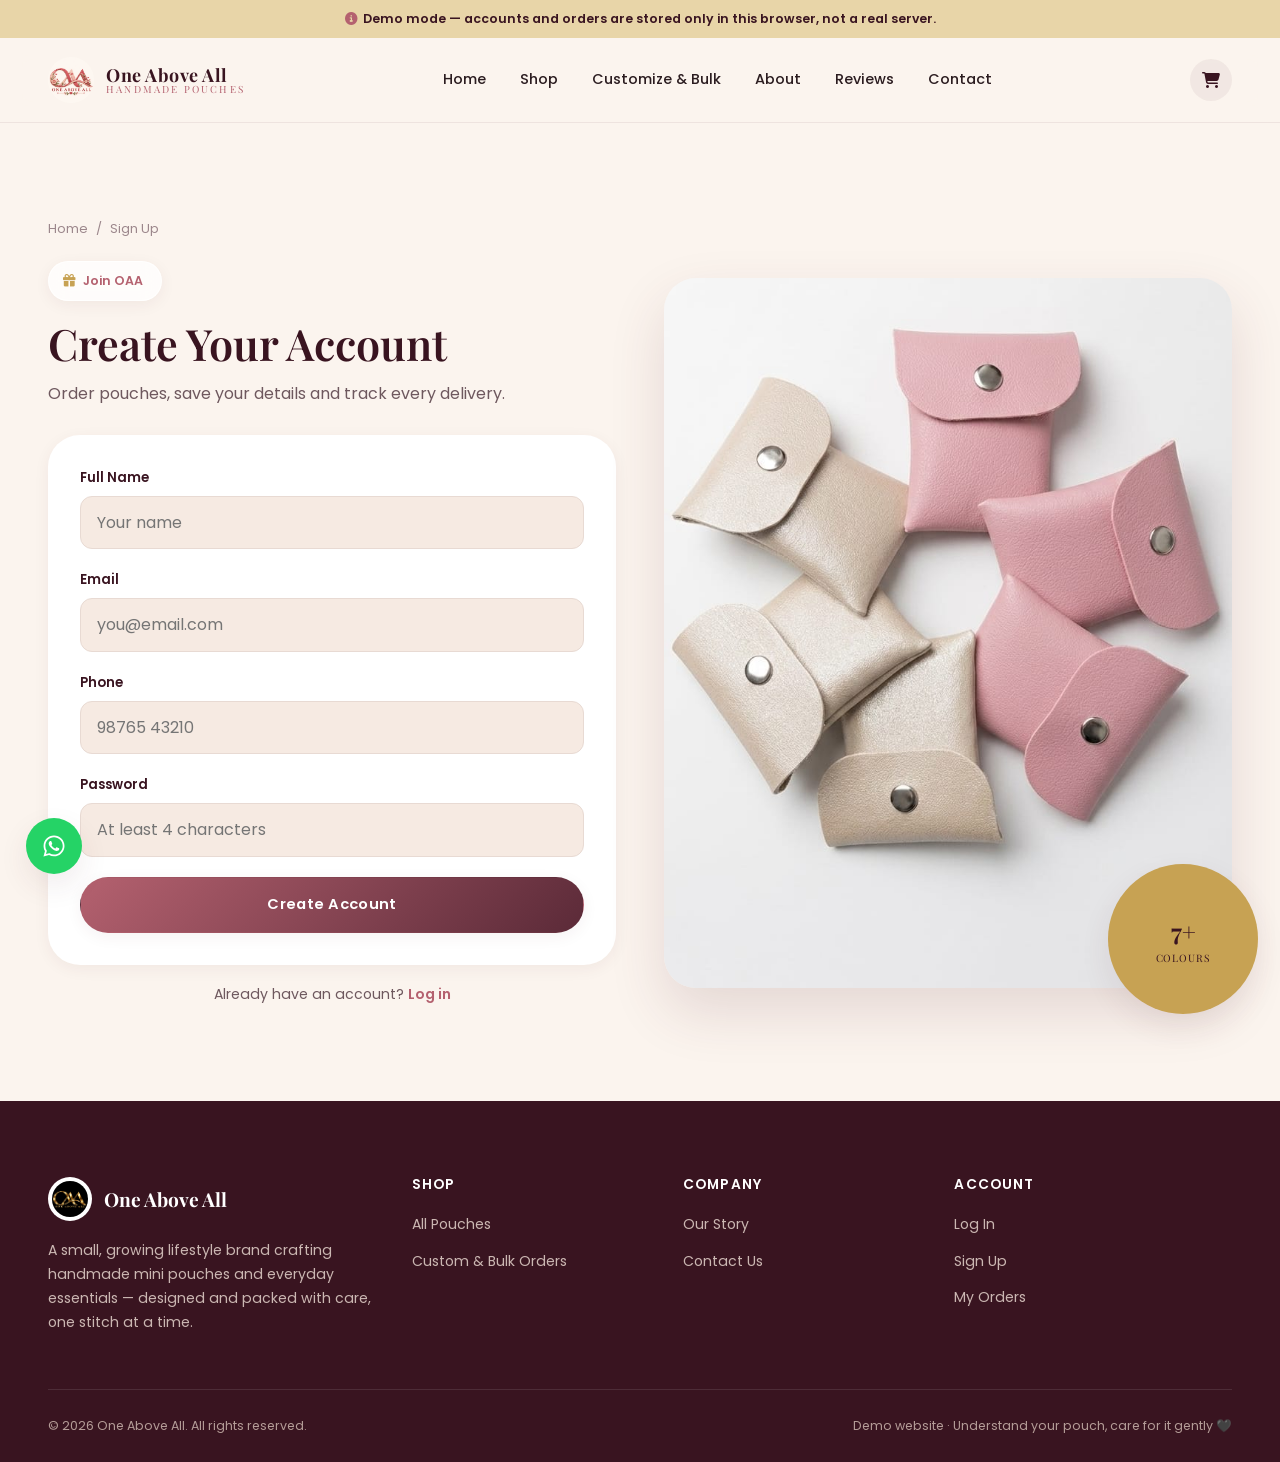
<file: signup.html>
<!DOCTYPE html>
<html lang="en">
<head>
<meta charset="UTF-8">
<meta name="viewport" content="width=device-width, initial-scale=1.0">
<title>Sign Up — ONE ABOVE ALL</title>
<meta name="description" content="Create a ONE ABOVE ALL account to order pouches and track delivery.">
<link rel="icon" href="images/logo/file_00000000b9708208ab4f4c02c714b822.png">
<link rel="preconnect" href="https://cdnjs.cloudflare.com" crossorigin>
<link rel="preconnect" href="https://fonts.googleapis.com">
<link rel="preconnect" href="https://fonts.gstatic.com" crossorigin>
<link rel="stylesheet" href="https://cdnjs.cloudflare.com/ajax/libs/font-awesome/6.5.2/css/all.min.css">
<link rel="stylesheet" href="css/style.css?v=1791699641">
</head>
<body>

<div class="demo-banner"><i class="fa-solid fa-circle-info"></i>Demo mode — accounts and orders are stored only in this browser, not a real server.</div>

<header class="site-header">
  <div class="container nav-wrap">
    <a href="index.html" class="brand">
      <img src="images/logo/file_00000000b9708208ab4f4c02c714b822.png" alt="ONE ABOVE ALL logo">
      <span class="brand-text"><strong>One Above All</strong><span>Handmade Pouches</span></span>
    </a>
    <nav class="nav-links">
      <a href="index.html">Home</a>
      <a href="shop.html">Shop</a>
      <a href="customize.html">Customize &amp; Bulk</a>
      <a href="about.html">About</a>
      <a href="reviews.html">Reviews</a>
      <a href="contact.html">Contact</a>
    </nav>
    <div class="nav-actions">
      <a class="icon-btn" href="cart.html" aria-label="View cart">
        <i class="fa-solid fa-cart-shopping"></i>
        <span class="icon-badge" data-cart-badge>0</span>
      </a>
      <button class="menu-toggle" aria-label="Open menu"><span></span><span></span><span></span></button>
    </div>
  </div>
</header>

<nav class="mobile-nav">
  <a href="index.html">Home</a>
  <a href="shop.html">Shop</a>
  <a href="customize.html">Customize &amp; Bulk</a>
  <a href="about.html">About</a>
  <a href="reviews.html">Reviews</a>
  <a href="contact.html">Contact</a>
</nav>

<main>
  <section class="section-pad">
    <div class="container">
      <div class="breadcrumb" style="justify-content:flex-start;margin-bottom:22px;"><a href="index.html">Home</a><span>/</span><span>Sign Up</span></div>
      <div class="split" style="gap:48px;align-items:center;">
        <div class="reveal">
          <span class="eyebrow-badge"><i class="fa-solid fa-gift"></i> Join OAA</span>
          <h1 style="margin-top:18px;font-size:clamp(2rem,4vw,2.7rem);">Create Your Account</h1>
          <p style="margin:12px 0 28px;color:var(--ink-soft);">Order pouches, save your details and track every delivery.</p>

          <div class="form-card" style="padding:32px;">
            <div class="auth-error" data-auth-error></div>
            <form data-signup-form>
              <div class="form-field">
                <label for="su-name">Full Name</label>
                <input id="su-name" type="text" placeholder="Your name" required>
              </div>
              <div class="form-field">
                <label for="su-email">Email</label>
                <input id="su-email" type="email" placeholder="you@email.com" required>
              </div>
              <div class="form-field">
                <label for="su-phone">Phone</label>
                <input id="su-phone" type="tel" placeholder="98765 43210">
              </div>
              <div class="form-field">
                <label for="su-pass">Password</label>
                <input id="su-pass" type="password" placeholder="At least 4 characters" required>
              </div>
              <button type="submit" class="btn btn-primary btn-block">Create Account</button>
            </form>
          </div>

          <p class="auth-switch">Already have an account? <a href="login.html">Log in</a></p>
        </div>

        <div class="split-media reveal-scale">
          <div class="img-main">
            <img src="images/products/WhatsApp Image 2026-10-08 at 11.01.31 PM (1).jpeg" alt="Blush and champagne leather pouches">
          </div>
          <div class="img-badge"><strong>7+</strong><span>Colours</span></div>
        </div>
      </div>
    </div>
  </section>
</main>

<footer class="site-footer">
  <div class="container">
    <div class="footer-grid">
      <div class="footer-col">
        <div class="footer-brand">
          <img src="images/logo/file_0000000001c88208ba55c590c1907d8f.png" alt="ONE ABOVE ALL logo">
          <strong>One Above All</strong>
        </div>
        <p>A small, growing lifestyle brand crafting handmade mini pouches and everyday essentials — designed and packed with care, one stitch at a time.</p>
      </div>
      <div class="footer-col">
        <h4>Shop</h4>
        <ul>
          <li><a href="shop.html">All Pouches</a></li>
          <li><a href="customize.html">Custom &amp; Bulk Orders</a></li>
        </ul>
      </div>
      <div class="footer-col">
        <h4>Company</h4>
        <ul>
          <li><a href="about.html">Our Story</a></li>
          <li><a href="contact.html">Contact Us</a></li>
        </ul>
      </div>
      <div class="footer-col">
        <h4>Account</h4>
        <ul>
          <li><a href="login.html">Log In</a></li>
          <li><a href="signup.html">Sign Up</a></li>
          <li><a href="orders.html">My Orders</a></li>
        </ul>
      </div>
    </div>
    <div class="footer-bottom">
      <span>© <span data-year></span> One Above All. All rights reserved.</span>
      <span>Demo website · Understand your pouch, care for it gently 🖤</span>
    </div>
  </div>
</footer>

<button class="back-top" aria-label="Back to top"><i class="fa-solid fa-arrow-up"></i></button>

<a class="wa-float" href="https://wa.me/918882878046" target="_blank" rel="noopener" aria-label="Chat on WhatsApp"><svg class="ico-wa" viewBox="0 0 448 512" aria-hidden="true" focusable="false"><path d="M380.9 97.1C339 55.1 283.2 32 223.9 32c-122.4 0-222 99.6-222 222 0 39.1 10.2 77.3 29.6 111L0 480l117.7-30.9c32.4 17.7 68.9 27 106.1 27h.1c122.3 0 224.1-99.6 224.1-222 0-59.3-25.2-115-67.1-157zm-157 341.6c-33.2 0-65.7-8.9-94-25.7l-6.7-4-69.8 18.3L72 359.2l-4.4-7c-18.5-29.4-28.2-63.3-28.2-98.2 0-101.7 82.8-184.5 184.6-184.5 49.3 0 95.6 19.2 130.4 54.1 34.8 34.9 56.2 81.2 56.1 130.5 0 101.8-84.9 184.6-186.6 184.6zm101.2-138.2c-5.5-2.8-32.8-16.2-37.9-18-5.1-1.9-8.8-2.8-12.5 2.8-3.7 5.6-14.3 18-17.6 21.8-3.2 3.7-6.5 4.2-12 1.4-32.6-16.3-54-29.1-75.5-66-5.7-9.8 5.7-9.1 16.3-30.3 1.8-3.7.9-6.9-.5-9.7-1.4-2.8-12.5-30.1-17.1-41.2-4.5-10.8-9.1-9.3-12.5-9.5-3.2-.2-6.9-.2-10.6-.2-3.7 0-9.7 1.4-14.8 6.9-5.1 5.6-19.4 19-19.4 46.3 0 27.3 19.9 53.7 22.6 57.4 2.8 3.7 39.1 59.7 94.8 83.8 35.2 15.2 49 16.5 66.6 13.9 10.7-1.6 32.8-13.4 37.4-26.4 4.6-13 4.6-24.1 3.2-26.4-1.3-2.5-5-3.9-10.5-6.6z"/></svg></a>

<script src="js/products-data.js?v=1791699641"></script>
<script src="js/reviews-data.js?v=1791699641"></script>
<script src="js/demo-data.js?v=1791699641"></script>
<script src="js/main.js?v=1791699641"></script>
<script>
  (function () {
    DemoData.ready.then(function () {
      if (DemoData.getCurrentUser()) window.location.href = "orders.html";
    });
    var form = document.querySelector("[data-signup-form]");
    var errBox = document.querySelector("[data-auth-error]");
    if (!form) return;
    form.addEventListener("submit", function (e) {
      e.preventDefault();
      DemoData.signup({
        name: document.getElementById("su-name").value,
        email: document.getElementById("su-email").value,
        phone: document.getElementById("su-phone").value,
        password: document.getElementById("su-pass").value
      }).then(function (res) {
        if (!res.ok) {
          errBox.textContent = res.error;
          errBox.classList.add("show");
          return;
        }
        window.location.href = "orders.html";
      });
    });
  })();
</script>
</body>
</html>
</file>
<file: css/style.css>
/* ===========================================================
   ONE ABOVE ALL — Design System
   =========================================================== */

@import url('https://fonts.googleapis.com/css2?family=Playfair+Display:ital,wght@0,500;0,600;0,700;1,500&family=Poppins:wght@300;400;500;600;700&display=swap');

:root {
  --cream: #FBF4EE;
  --cream-soft: #F6EAE2;
  --cream-deep: #F0DFD3;
  --white: #FFFFFF;
  --blush: #F0C9CE;
  --rose: #D08A96;
  --rose-dark: #B4616F;
  --mauve: #A9707B;
  --plum: #5B2A38;
  --plum-deep: #391420;
  --gold: #C7A253;
  --gold-light: #E8D5A8;
  --ink: #2B1C20;
  --ink-soft: #6E585E;
  --ink-faint: #9C878C;
  --line: #E8DAD3;
  --success: #4C7A5E;

  /* soft pastel accents used only for icon badges, variety à la handmade card style */
  --mint-a: #DCEADF; --mint-b: #AFC9B6; --mint-ink: #3F5E49;
  --lav-a: #F0DCEA; --lav-b: #D9A9C9; --lav-ink: #7A3B64;
  --sky-a: #DCE4F0; --sky-b: #A9BEDD; --sky-ink: #33497A;
  --peach-a: #F3E3C9; --peach-b: #D8B978; --peach-ink: #6E4E17;

  --radius-sm: 12px;
  --radius-md: 22px;
  --radius-lg: 32px;
  --radius-pill: 999px;

  --shadow-sm: 0 4px 16px rgba(91, 42, 56, 0.06);
  --shadow-md: 0 12px 30px rgba(91, 42, 56, 0.09);
  --shadow-lg: 0 24px 56px rgba(91, 42, 56, 0.14);

  --font-serif: 'Playfair Display', Georgia, serif;
  --font-sans: 'Poppins', sans-serif;

  --maxw: 1240px;
  --header-h: 84px;
}

/* ---------- Reset ---------- */
*, *::before, *::after { box-sizing: border-box; }
html { scroll-behavior: smooth; }
body, h1, h2, h3, h4, p, figure, blockquote, ul, ol { margin: 0; }
ul, ol { padding: 0; list-style: none; }
img { max-width: 100%; display: block; }
a { color: inherit; text-decoration: none; }
button { font: inherit; cursor: pointer; }
input, textarea, select { font: inherit; }

html, body { max-width: 100%; overflow-x: hidden; }
body {
  font-family: var(--font-sans);
  background: var(--cream);
  color: var(--ink);
  line-height: 1.6;
  -webkit-font-smoothing: antialiased;
}

/* Flex/grid items default to min-width:auto, which means their content's
   natural (unwrapped) width becomes a hard floor — a nav button, a stat
   label, a search result title etc. can silently force its whole row
   wider than the viewport instead of wrapping/shrinking. min-width:0 is
   already the effective default for ordinary elements, so applying it
   everywhere only changes behaviour for flex/grid items — exactly where
   this bug lives — with no effect anywhere else. */
*, *::before, *::after { min-width: 0; }

@media (prefers-reduced-motion: reduce) {
  html { scroll-behavior: auto; }
  *, *::before, *::after { animation-duration: 0.001ms !important; animation-iteration-count: 1 !important; transition-duration: 0.001ms !important; }
}

h1, h2, h3, h4 { font-family: var(--font-serif); font-weight: 600; color: var(--plum-deep); line-height: 1.15; }

.eyebrow {
  display: inline-flex;
  align-items: center;
  gap: 8px;
  font-size: 0.74rem;
  font-weight: 600;
  letter-spacing: 0.16em;
  text-transform: uppercase;
  color: var(--rose-dark);
}
.eyebrow::before {
  content: "";
  width: 22px;
  height: 1px;
  background: var(--gold);
}

.eyebrow-badge {
  display: inline-flex;
  align-items: center;
  gap: 8px;
  background: rgba(255,255,255,0.75);
  backdrop-filter: blur(10px);
  -webkit-backdrop-filter: blur(10px);
  border: 1px solid rgba(255,255,255,0.7);
  color: var(--rose-dark);
  font-size: 0.78rem;
  font-weight: 600;
  padding: 9px 18px 9px 14px;
  border-radius: var(--radius-pill);
  box-shadow: var(--shadow-sm);
}
.eyebrow-badge i { color: var(--gold); }

.section-head {
  max-width: 640px;
  margin: 0 0 48px;
}
.section-head.center { margin-left: auto; margin-right: auto; text-align: center; }
.section-head h2 { font-size: clamp(1.9rem, 3.2vw, 2.7rem); margin-top: 14px; text-wrap: balance; }
.section-head p { margin-top: 14px; color: var(--ink-soft); font-size: 1.02rem; }
/* fluid sub-heading for smaller two-column CTAs (bulk pricing, contact page) */
.h-sub { font-size: clamp(1.4rem, 4vw, 1.8rem); margin-top: 12px; }

.container {
  max-width: var(--maxw);
  margin: 0 auto;
  padding: 0 28px;
}

section { position: relative; }
.section-pad { padding: 96px 0; }
.section-pad-sm { padding: 64px 0; }

.bg-cream-soft { background: var(--cream-soft); }
.bg-plum {
  background: radial-gradient(120% 140% at 10% 0%, #4a2130 0%, var(--plum-deep) 60%);
  color: #F3E6DE;
}
.bg-plum h2, .bg-plum h3, .bg-plum h4 { color: #FFFFFF; }

/* ---------- Buttons ---------- */
.btn {
  display: inline-flex;
  align-items: center;
  justify-content: center;
  gap: 10px;
  padding: 15px 30px;
  border-radius: var(--radius-pill);
  font-size: 0.92rem;
  font-weight: 600;
  letter-spacing: 0.02em;
  border: 1px solid transparent;
  transition: transform .35s cubic-bezier(.2,.8,.2,1), box-shadow .35s, background .3s, color .3s, border-color .3s;
  white-space: nowrap;
}
.btn:active { transform: scale(0.97); }

.btn-primary {
  background: linear-gradient(135deg, var(--rose-dark), var(--plum));
  color: #fff;
  box-shadow: var(--shadow-sm);
}
.btn-primary:hover { box-shadow: var(--shadow-md); transform: translateY(-2px); }

.btn-gold {
  background: linear-gradient(135deg, var(--gold-light), var(--gold));
  color: var(--plum-deep);
  box-shadow: var(--shadow-sm);
}
.btn-gold:hover { box-shadow: var(--shadow-md); transform: translateY(-2px); }

.btn-outline {
  background: transparent;
  border-color: var(--plum-deep);
  color: var(--plum-deep);
}
.btn-outline:hover { background: var(--plum-deep); color: #fff; }

.btn-ghost-light {
  background: rgba(255,255,255,0.08);
  border-color: rgba(255,255,255,0.35);
  color: #fff;
}
.btn-ghost-light:hover { background: rgba(255,255,255,0.18); }

.btn-sm { padding: 10px 20px; font-size: 0.82rem; }
.btn-block { width: 100%; }
.btn-icon-only { padding: 12px; border-radius: 50%; }

.btn-wa {
  background: #25D366;
  color: #fff;
}
.btn-wa:hover { box-shadow: var(--shadow-md); transform: translateY(-2px); }

/* ---------- Top announcement bar ---------- */
.announce {
  background: var(--plum-deep);
  color: var(--gold-light);
  font-size: 0.8rem;
  letter-spacing: 0.04em;
  overflow: hidden;
  white-space: nowrap;
  position: relative;
  height: 38px;
  display: flex;
  align-items: center;
}
.announce-track {
  display: inline-flex;
  flex-shrink: 0;
  min-width: max-content;
  gap: 60px;
  padding-left: 100%;
  animation: marquee 22s linear infinite;
}
.announce-track span { display: inline-flex; align-items: center; gap: 10px; }
.announce-track i { color: var(--gold); }
@keyframes marquee {
  from { transform: translateX(0); }
  to { transform: translateX(-100%); }
}

/* ---------- Header ---------- */
.site-header {
  position: sticky;
  top: 0;
  z-index: 500;
  background: rgba(251, 244, 238, 0.82);
  backdrop-filter: blur(14px) saturate(140%);
  -webkit-backdrop-filter: blur(14px) saturate(140%);
  border-bottom: 1px solid rgba(91,42,56,0.08);
  transition: box-shadow .3s, padding .3s;
}
.site-header.scrolled { box-shadow: 0 8px 30px rgba(91,42,56,0.1); }

.nav-wrap {
  display: flex;
  align-items: center;
  justify-content: space-between;
  height: var(--header-h);
  transition: height .3s;
}
.site-header.scrolled .nav-wrap { height: 68px; }

.brand {
  display: flex;
  align-items: center;
  gap: 12px;
  font-family: var(--font-serif);
}
.brand img { height: 46px; width: 46px; object-fit: contain; border-radius: 50%; transition: height .3s, width .3s; }
.site-header.scrolled .brand img { height: 38px; width: 38px; }
.brand-text { display: flex; flex-direction: column; line-height: 1.1; }
.brand-text strong { font-size: 1.12rem; color: var(--plum-deep); letter-spacing: 0.03em; white-space: nowrap; }
.brand-text span { font-size: 0.62rem; letter-spacing: 0.22em; color: var(--rose-dark); text-transform: uppercase; white-space: nowrap; }

.nav-links {
  display: flex;
  align-items: center;
  gap: 2px;
}
.nav-links a {
  position: relative;
  padding: 10px 16px;
  font-size: 0.9rem;
  font-weight: 500;
  color: var(--ink);
  border-radius: var(--radius-pill);
  transition: color .25s, background .25s;
}
.nav-links a:hover { color: var(--rose-dark); background: rgba(208,138,150,0.1); }
.nav-links a.active { color: var(--plum-deep); font-weight: 600; }
.nav-links a.active::after {
  content: "";
  position: absolute;
  left: 18px; right: 18px; bottom: 4px;
  height: 2px;
  background: var(--gold);
  border-radius: 2px;
}

.nav-actions { display: flex; align-items: center; gap: 10px; }

.icon-btn {
  position: relative;
  width: 42px; height: 42px;
  display: flex; align-items: center; justify-content: center;
  border-radius: 50%;
  background: rgba(91,42,56,0.06);
  color: var(--plum-deep);
  transition: background .25s, transform .25s;
  border: none;
}
.icon-btn:hover { background: rgba(91,42,56,0.12); transform: translateY(-1px); }
.icon-badge {
  position: absolute;
  top: -4px; right: -4px;
  background: var(--rose-dark);
  color: #fff;
  font-size: 0.62rem;
  font-weight: 700;
  min-width: 18px; height: 18px;
  border-radius: 50%;
  display: flex; align-items: center; justify-content: center;
  padding: 0 4px;
  transform: scale(0);
  transition: transform .3s cubic-bezier(.2,.8,.2,1.4);
}
.icon-badge.show { transform: scale(1); }

.menu-toggle {
  display: none;
  width: 42px; height: 42px;
  border: none;
  background: rgba(91,42,56,0.06);
  border-radius: 50%;
  align-items: center;
  justify-content: center;
  flex-direction: column;
  gap: 5px;
}
.menu-toggle span {
  display: block; width: 18px; height: 2px;
  background: var(--plum-deep); border-radius: 2px;
  transition: transform .3s, opacity .3s;
}
.menu-toggle.open span:nth-child(1) { transform: translateY(7px) rotate(45deg); }
.menu-toggle.open span:nth-child(2) { opacity: 0; }
.menu-toggle.open span:nth-child(3) { transform: translateY(-7px) rotate(-45deg); }

.mobile-nav {
  position: fixed;
  inset: 0;
  top: var(--header-h);
  background: var(--cream);
  transform: translateX(100%);
  transition: transform .45s cubic-bezier(.2,.8,.2,1);
  z-index: 480;
  padding: 30px 28px;
  overflow-y: auto;
}
.mobile-nav.open { transform: translateX(0); }
.mobile-nav a {
  display: block;
  padding: 14px 4px;
  font-family: var(--font-serif);
  font-size: 1.15rem;
  font-weight: 600;
  border-bottom: 1px solid var(--line);
  color: var(--plum-deep);
}
.mobile-nav .btn {
  display: inline-flex;
  align-items: center;
  justify-content: center;
  margin-top: 22px;
  padding: 15px 30px;
  font-size: 0.9rem;
  border-bottom: none;
}

/* ---------- Search dialog ---------- */
.search-dialog {
  position: fixed; inset: 0;
  background: rgba(43,28,32,0.55);
  backdrop-filter: blur(4px);
  z-index: 600;
  display: flex;
  align-items: flex-start;
  justify-content: center;
  padding: 10vh 20px 6vh;
  opacity: 0; pointer-events: none;
  transition: opacity .3s;
}
.search-dialog.open { opacity: 1; pointer-events: auto; }
.search-box {
  background: var(--white);
  width: 100%; max-width: 640px;
  max-height: 100%;
  border-radius: var(--radius-md);
  box-shadow: var(--shadow-lg);
  padding: 10px;
  display: flex;
  flex-direction: column;
  overflow: hidden;
  transform: translateY(-20px);
  transition: transform .35s;
}
.search-dialog.open .search-box { transform: translateY(0); }
.search-input-row { display: flex; align-items: center; gap: 12px; padding: 10px 14px; flex: 0 0 auto; }
.search-input-row i { color: var(--ink-faint); flex-shrink: 0; }
.search-input-row input {
  flex: 1; min-width: 0; border: none; outline: none; background: transparent;
  font-size: 1.05rem; color: var(--ink); padding: 8px 0;
}
.search-close { border: none; background: var(--cream-soft); width: 34px; height: 34px; border-radius: 50%; color: var(--ink-soft); flex-shrink: 0; }
.search-results { flex: 1 1 auto; overflow-y: auto; padding: 4px 6px 10px; }
.search-result-item {
  display: flex; gap: 12px; align-items: center;
  padding: 10px 10px; border-radius: 12px;
}
.search-result-item:hover { background: var(--cream-soft); }
.search-result-item img { width: 44px; height: 44px; border-radius: 10px; object-fit: cover; }
.search-result-item .title { font-weight: 600; font-size: 0.92rem; color: var(--ink); }
.search-result-item .meta { font-size: 0.76rem; color: var(--ink-faint); }
.search-empty { text-align: center; color: var(--ink-faint); padding: 30px 10px; font-size: 0.9rem; }

/* ---------- Hero ---------- */
.hero {
  padding: 64px 0 40px;
  overflow: hidden;
  position: relative;
}
.hero::before, .hero::after {
  content: "";
  position: absolute;
  border-radius: 50%;
  filter: blur(60px);
  z-index: -1;
  opacity: 0.55;
}
.hero::before {
  width: 420px; height: 420px;
  background: radial-gradient(circle, var(--blush), transparent 70%);
  top: -140px; right: 6%;
}
.hero::after {
  width: 360px; height: 360px;
  background: radial-gradient(circle, var(--mint-a), transparent 70%);
  bottom: -160px; left: 2%;
}
.hero-grid {
  display: grid;
  grid-template-columns: 1.05fr 0.95fr;
  gap: 54px;
  align-items: center;
}
.hero-copy h1 {
  font-size: clamp(2.5rem, 4.6vw, 3.9rem);
  margin-top: 18px;
  letter-spacing: -0.01em;
}
.hero-copy h1 em { color: var(--rose-dark); font-style: italic; }
.hero-copy p {
  margin-top: 20px;
  font-size: 1.08rem;
  color: var(--ink-soft);
  max-width: 480px;
}
.hero-actions { display: flex; gap: 14px; margin-top: 32px; flex-wrap: wrap; }

.hero-stats {
  display: flex;
  gap: 34px;
  margin-top: 46px;
  flex-wrap: wrap;
}
.hero-stats .stat strong {
  display: block;
  font-family: var(--font-serif);
  font-size: 1.7rem;
  color: var(--plum-deep);
}
.hero-stats .stat span { font-size: 0.78rem; color: var(--ink-faint); letter-spacing: 0.03em; }

.hero-visual { position: relative; }
.hero-visual .frame {
  position: relative;
  border-radius: var(--radius-lg);
  overflow: hidden;
  box-shadow: var(--shadow-lg);
  aspect-ratio: 4/5;
}
.hero-visual .frame img { width: 100%; height: 100%; object-fit: cover; }
.hero-floater {
  position: absolute;
  background: rgba(255,255,255,0.75);
  backdrop-filter: blur(16px) saturate(160%);
  -webkit-backdrop-filter: blur(16px) saturate(160%);
  border: 1px solid rgba(255,255,255,0.6);
  border-radius: var(--radius-md);
  padding: 16px 20px;
  box-shadow: var(--shadow-md);
  display: flex;
  align-items: center;
  gap: 12px;
  animation: float 5s ease-in-out infinite;
}
.hero-floater.one { bottom: -28px; left: -30px; }
.hero-floater.two { top: 26px; right: -24px; animation-delay: 1.4s; }
.hero-floater .ico {
  width: 40px; height: 40px; border-radius: 50%;
  background: linear-gradient(135deg, var(--gold-light), var(--gold));
  display: flex; align-items: center; justify-content: center;
  color: var(--plum-deep); font-size: 1.05rem;
  flex-shrink: 0;
}
.hero-floater strong { display: block; font-size: 0.86rem; color: var(--plum-deep); font-family: var(--font-serif); }
.hero-floater span { font-size: 0.72rem; color: var(--ink-soft); }

@keyframes float {
  0%, 100% { transform: translateY(0); }
  50% { transform: translateY(-10px); }
}

/* ---------- Reveal animation ---------- */
.reveal {
  opacity: 0;
  transform: translateY(26px);
  transition: opacity .8s cubic-bezier(.2,.7,.2,1), transform .8s cubic-bezier(.2,.7,.2,1);
}
.reveal.in { opacity: 1; transform: translateY(0); }
.reveal-scale { opacity: 0; transform: scale(.94); transition: opacity .7s, transform .7s; }
.reveal-scale.in { opacity: 1; transform: scale(1); }
.stagger > * { transition-delay: calc(var(--i, 0) * 90ms); }

/* ---------- Category chips ---------- */
.chip-row {
  display: flex;
  gap: 14px;
  overflow-x: auto;
  overflow-y: hidden;
  padding-bottom: 6px;
  scrollbar-width: none;
  scroll-snap-type: x proximity;
  touch-action: pan-x;
  overscroll-behavior-x: contain;
  cursor: grab;
}
.chip-row::-webkit-scrollbar { display: none; }
.chip-row.dragging { cursor: grabbing; scroll-snap-type: none; user-select: none; }
.chip-row.dragging a { pointer-events: none; }
.category-card {
  scroll-snap-align: start;
  flex: 0 0 auto;
  width: 230px;
  border-radius: var(--radius-md);
  overflow: hidden;
  position: relative;
  box-shadow: var(--shadow-sm);
  transition: transform .4s, box-shadow .4s;
  aspect-ratio: 3/3.6;
}
.category-card:hover { transform: translateY(-6px); box-shadow: var(--shadow-md); }
.category-card img { width: 100%; height: 100%; object-fit: cover; transition: transform .6s; }
.category-card:hover img { transform: scale(1.08); }
.category-card::after {
  content: "";
  position: absolute; inset: 0;
  background: linear-gradient(to top, rgba(43,20,28,0.78) 0%, rgba(43,20,28,0.08) 55%, transparent 80%);
}
.category-card .label {
  position: absolute; left: 18px; right: 18px; bottom: 16px; z-index: 2;
  color: #fff;
}
.category-card .label strong { font-family: var(--font-serif); font-size: 1.1rem; display: block; }
.category-card .label span { font-size: 0.76rem; opacity: 0.85; }

/* ---------- Product grid & cards ---------- */
.toolbar {
  display: flex;
  flex-wrap: wrap;
  gap: 14px;
  align-items: center;
  justify-content: space-between;
  margin-bottom: 36px;
  padding: 16px 20px;
  background: var(--white);
  border-radius: var(--radius-md);
  box-shadow: var(--shadow-sm);
  position: relative;
  z-index: 50;
}
.filter-group { display: flex; flex-wrap: wrap; gap: 8px; }
.filter-btn {
  border: 1px solid var(--line);
  background: transparent;
  padding: 8px 16px;
  border-radius: var(--radius-pill);
  font-size: 0.82rem;
  color: var(--ink-soft);
  transition: all .25s;
}
.filter-btn:hover { border-color: var(--rose-dark); color: var(--rose-dark); }
.filter-btn.active { background: var(--plum-deep); border-color: var(--plum-deep); color: #fff; }

.swatch-group { display: flex; gap: 8px; align-items: center; }
.swatch {
  width: 22px; height: 22px; border-radius: 50%;
  border: 2px solid #fff;
  box-shadow: 0 0 0 1px var(--line);
  transition: box-shadow .2s, transform .2s;
}
.swatch:hover { transform: scale(1.12); }
.swatch.active { box-shadow: 0 0 0 2px var(--rose-dark); }

/* ---------- Custom select (replaces native option list — browsers won't
   let CSS restyle the native dropdown panel, so we build our own) ---------- */
.cs-wrap { position: relative; display: inline-block; }
.cs-wrap.cs-block { display: block; width: 100%; }
.cs-native { position: absolute; width: 1px; height: 1px; opacity: 0; pointer-events: none; }
.cs-trigger {
  display: flex;
  align-items: center;
  justify-content: space-between;
  gap: 10px;
  width: 100%;
  cursor: pointer;
  user-select: none;
}
.cs-trigger i {
  color: var(--rose-dark);
  font-size: 0.78em;
  transition: transform .25s;
  flex-shrink: 0;
}
.cs-wrap.open .cs-trigger i { transform: rotate(180deg); }
.cs-panel {
  position: absolute;
  top: calc(100% + 8px);
  left: 0;
  right: 0;
  min-width: 180px;
  background: var(--white);
  border: 1px solid var(--line);
  border-radius: var(--radius-sm);
  box-shadow: var(--shadow-md);
  padding: 6px;
  z-index: 60;
  max-height: 260px;
  overflow-y: auto;
  opacity: 0;
  transform: translateY(-6px);
  pointer-events: none;
  transition: opacity .2s, transform .2s;
}
.cs-wrap.open .cs-panel { opacity: 1; transform: translateY(0); pointer-events: auto; }
.cs-option {
  display: block;
  width: 100%;
  text-align: left;
  padding: 10px 12px;
  border-radius: 8px;
  border: none;
  background: transparent;
  color: var(--ink);
  font-size: 0.88rem;
  font-family: var(--font-sans);
  cursor: pointer;
}
.cs-option:hover { background: var(--cream-soft); color: var(--rose-dark); }
.cs-option.selected { background: var(--plum-deep); color: #fff; font-weight: 600; }

/* Inline WhatsApp glyph — avoids depending on the Font Awesome brands
   webfont finishing its download, which was flashing a fallback glyph. */
.ico-wa { width: 1em; height: 1em; display: inline-block; vertical-align: -0.125em; fill: currentColor; flex-shrink: 0; }

.sort-select {
  border: 1px solid var(--line);
  border-radius: var(--radius-pill);
  padding: 8px 14px;
  background: var(--cream-soft);
  color: var(--ink-soft);
  font-size: 0.82rem;
}

.product-grid {
  display: grid;
  grid-template-columns: repeat(3, 1fr);
  gap: 28px;
}
.product-card {
  background: var(--white);
  border-radius: var(--radius-md);
  overflow: hidden;
  box-shadow: var(--shadow-sm);
  transition: transform .4s cubic-bezier(.2,.8,.2,1), box-shadow .4s;
  display: flex;
  flex-direction: column;
}
.product-card:hover { transform: translateY(-8px); box-shadow: var(--shadow-lg); }
.product-media {
  position: relative;
  aspect-ratio: 1/1;
  overflow: hidden;
  background: var(--cream-soft);
}
.product-media img { width: 100%; height: 100%; object-fit: cover; transition: transform .7s cubic-bezier(.2,.8,.2,1); }
.product-card:hover .product-media img { transform: scale(1.1); }
.product-tag {
  position: absolute; top: 14px; left: 14px;
  background: var(--plum-deep); color: var(--gold-light);
  font-size: 0.66rem; font-weight: 600; letter-spacing: 0.06em;
  padding: 6px 12px; border-radius: var(--radius-pill);
  text-transform: uppercase;
  z-index: 2;
}
.product-tag.bestseller { background: var(--rose-dark); color: #fff; }
.product-quick {
  position: absolute; right: 14px; bottom: -50px;
  display: flex; flex-direction: column; gap: 8px;
  transition: bottom .35s cubic-bezier(.2,.8,.2,1);
  z-index: 2;
}
.product-card:hover .product-quick { bottom: 14px; }
.product-quick button {
  width: 38px; height: 38px; border-radius: 50%;
  border: none; background: rgba(255,255,255,0.92);
  color: var(--plum-deep);
  box-shadow: var(--shadow-sm);
  display: flex; align-items: center; justify-content: center;
  transition: background .25s, color .25s, transform .25s;
}
.product-quick button:hover { background: var(--rose-dark); color: #fff; transform: scale(1.08); }

.product-info { padding: 20px 20px 22px; display: flex; flex-direction: column; gap: 8px; flex: 1; }
.product-cat { font-size: 0.7rem; text-transform: uppercase; letter-spacing: 0.08em; color: var(--ink-faint); }
.product-info h3 { font-size: 1.08rem; }
.product-stars { display: flex; gap: 3px; color: var(--gold); font-size: 0.78rem; }
.product-price-row { display: flex; align-items: baseline; gap: 10px; margin-top: 4px; }
.product-price { font-weight: 700; color: var(--plum-deep); font-size: 1.05rem; }
.product-price-old { text-decoration: line-through; color: var(--ink-faint); font-size: 0.85rem; }
.product-bulk { font-size: 0.74rem; color: var(--success); font-weight: 500; }
.product-colors { display: flex; gap: 6px; margin-top: 6px; }
.product-colors span { width: 16px; height: 16px; border-radius: 50%; box-shadow: 0 0 0 1px var(--line); }
.product-actions { display: flex; gap: 8px; margin-top: 14px; }
.add-inquiry-btn, .add-cart-btn {
  flex: 1;
  border: 1px solid var(--plum-deep);
  background: transparent;
  color: var(--plum-deep);
  padding: 10px 10px;
  border-radius: var(--radius-pill);
  font-size: 0.78rem;
  font-weight: 600;
  display: flex; align-items: center; justify-content: center; gap: 6px;
  transition: background .25s, color .25s;
  white-space: nowrap;
}
.add-inquiry-btn:hover { background: var(--plum-deep); color: #fff; }
.add-inquiry-btn.added { background: var(--success); border-color: var(--success); color: #fff; }
.add-cart-btn { background: var(--plum-deep); color: #fff; }
.add-cart-btn:hover { background: var(--rose-dark); border-color: var(--rose-dark); }
.add-cart-btn.added { background: var(--success); border-color: var(--success); color: #fff; }

.empty-state {
  text-align: center;
  padding: 80px 20px;
  color: var(--ink-faint);
}
.empty-state i { font-size: 2.4rem; color: var(--line); margin-bottom: 14px; }

/* ---------- Feature / benefit blocks ---------- */
.feature-strip {
  display: grid;
  grid-template-columns: repeat(auto-fit, minmax(220px, 1fr));
  gap: 22px;
}
.feature-box {
  background: var(--white);
  border-radius: var(--radius-md);
  padding: 30px 24px;
  box-shadow: var(--shadow-sm);
  transition: transform .4s, box-shadow .4s;
}
.feature-box:hover { transform: translateY(-6px); box-shadow: var(--shadow-md); }
.feature-box .ico {
  width: 54px; height: 54px; border-radius: 50%;
  background: linear-gradient(135deg, var(--blush), var(--rose));
  color: #fff;
  display: flex; align-items: center; justify-content: center;
  font-size: 1.3rem;
  margin-bottom: 18px;
}
.feature-box h3 { font-size: 1.05rem; margin-bottom: 8px; }
.feature-box p { font-size: 0.9rem; color: var(--ink-soft); }

/* colourful icon-badge cycling, handmade-card variety */
.feature-strip .feature-box:nth-child(4n+2) .ico,
.value-grid .value-card:nth-child(4n+2) .ico,
.contact-info-grid .contact-info-card:nth-child(3n+2) .ico {
  background: linear-gradient(135deg, var(--mint-a), var(--mint-b));
  color: var(--mint-ink);
}
.feature-strip .feature-box:nth-child(4n+3) .ico,
.value-grid .value-card:nth-child(4n+3) .ico,
.contact-info-grid .contact-info-card:nth-child(3n+3) .ico {
  background: linear-gradient(135deg, var(--sky-a), var(--sky-b));
  color: var(--sky-ink);
}
.feature-strip .feature-box:nth-child(4n+4) .ico,
.value-grid .value-card:nth-child(4n+4) .ico {
  background: linear-gradient(135deg, var(--peach-a), var(--peach-b));
  color: var(--peach-ink);
}
.feature-strip .feature-box:nth-child(4n+1) .ico,
.value-grid .value-card:nth-child(4n+1) .ico,
.contact-info-grid .contact-info-card:nth-child(3n+1) .ico {
  background: linear-gradient(135deg, var(--lav-a), var(--lav-b));
  color: var(--lav-ink);
}

.proof-gallery {
  display: grid;
  grid-template-columns: repeat(auto-fit, minmax(260px, 1fr));
  gap: 20px;
}
.proof-card {
  border-radius: var(--radius-md);
  overflow: hidden;
  box-shadow: var(--shadow-sm);
  background: var(--white);
}
.proof-card img { width: 100%; height: 280px; object-fit: cover; }
.proof-card .cap { padding: 16px 18px; }
.proof-card .cap strong { font-family: var(--font-serif); color: var(--plum-deep); display: block; margin-bottom: 4px; }
.proof-card .cap span { font-size: 0.82rem; color: var(--ink-soft); }

/* ---------- Split sections ---------- */
.split {
  display: grid;
  grid-template-columns: 1fr 1fr;
  gap: 60px;
  align-items: center;
}
.split-media { position: relative; }
.split-media .img-main {
  border-radius: var(--radius-lg);
  overflow: hidden;
  box-shadow: var(--shadow-lg);
  aspect-ratio: 4/5;
}
.split-media .img-main img { width: 100%; height: 100%; object-fit: cover; }
/* reusable floating circular badge — used in split sections AND the hero */
.img-badge {
  position: absolute;
  bottom: -26px; right: -26px;
  width: 150px; height: 150px;
  border-radius: 50%;
  background: var(--gold);
  color: var(--plum-deep);
  display: flex; align-items: center; justify-content: center;
  flex-direction: column;
  text-align: center;
  box-shadow: var(--shadow-md);
  font-family: var(--font-serif);
  animation: spin-slow 16s linear infinite;
  z-index: 3;
}
.img-badge strong { font-size: 1.5rem; display: block; }
.img-badge span { font-size: 0.64rem; letter-spacing: 0.08em; text-transform: uppercase; }
@keyframes spin-slow { from { transform: rotate(0); } to { transform: rotate(360deg); } }

.check-list { margin-top: 22px; display: flex; flex-direction: column; gap: 14px; }
.check-list li { display: flex; gap: 12px; align-items: flex-start; font-size: 0.95rem; color: var(--ink-soft); }
.check-list i { color: var(--success); margin-top: 3px; }

/* ---------- Counters ---------- */
.counter-strip {
  display: grid;
  grid-template-columns: repeat(auto-fit, minmax(130px, 1fr));
  gap: 20px;
  text-align: center;
}
.counter-box strong {
  display: block;
  font-family: var(--font-serif);
  font-size: 2.6rem;
  color: var(--gold-light);
}
.counter-box span { font-size: 0.8rem; opacity: 0.8; letter-spacing: 0.04em; }

/* ---------- Testimonial carousel ---------- */
.carousel { position: relative; max-width: 760px; margin: 0 auto; }
.carousel-track { overflow: hidden; border-radius: var(--radius-lg); }
.carousel-slides { display: flex; transition: transform .6s cubic-bezier(.2,.8,.2,1); }
.t-slide { flex: 0 0 100%; padding: 52px 56px; background: var(--white); text-align: center; }
.t-slide .stars { color: var(--gold); margin-bottom: 18px; font-size: 1rem; }
.t-slide blockquote { font-family: var(--font-serif); font-size: 1.35rem; color: var(--plum-deep); font-style: italic; line-height: 1.5; }
.t-slide .person { margin-top: 24px; display: flex; align-items: center; justify-content: center; gap: 12px; }
.t-slide .avatar {
  width: 46px; height: 46px; border-radius: 50%;
  background: linear-gradient(135deg, var(--blush), var(--rose-dark));
  color: #fff; display: flex; align-items: center; justify-content: center;
  font-family: var(--font-serif); font-weight: 600;
}
.t-slide .person strong { display: block; font-size: 0.92rem; }
.t-slide .person span { font-size: 0.78rem; color: var(--ink-faint); }

.carousel-nav {
  display: flex; align-items: center; justify-content: center; gap: 18px;
  margin-top: 26px;
}
.carousel-arrow {
  width: 44px; height: 44px; border-radius: 50%;
  border: 1px solid var(--line); background: var(--white);
  display: flex; align-items: center; justify-content: center;
  color: var(--plum-deep);
  transition: background .25s, color .25s;
}
.carousel-arrow:hover { background: var(--plum-deep); color: #fff; }
.carousel-dots { display: flex; gap: 8px; }
.carousel-dots button {
  width: 8px; height: 8px; border-radius: 50%; background: var(--line); border: none;
  transition: width .3s, background .3s;
}
.carousel-dots button.active { width: 24px; background: var(--rose-dark); border-radius: var(--radius-pill); }

/* ---------- Reviews page ---------- */
.rating-summary {
  display: grid;
  grid-template-columns: 0.8fr 1.2fr;
  gap: 50px;
  align-items: center;
  background: var(--white);
  padding: 44px;
  border-radius: var(--radius-lg);
  box-shadow: var(--shadow-sm);
}
.rating-big { text-align: center; }
.rating-big .num { font-family: var(--font-serif); font-size: 4rem; color: var(--plum-deep); }
.rating-big .stars { color: var(--gold); margin: 10px 0; font-size: 1.2rem; }
.rating-big span { color: var(--ink-faint); font-size: 0.88rem; }
.bar-row { display: flex; align-items: center; gap: 12px; margin-bottom: 10px; }
.bar-row span:first-child { width: 50px; font-size: 0.82rem; color: var(--ink-soft); }
.bar-track { flex: 1; height: 8px; border-radius: 6px; background: var(--cream-deep); overflow: hidden; }
.bar-fill { height: 100%; background: linear-gradient(90deg, var(--gold), var(--rose-dark)); border-radius: 6px; }
.bar-row span:last-child { width: 32px; text-align: right; font-size: 0.78rem; color: var(--ink-faint); }

.review-filter { display: flex; gap: 10px; margin: 40px 0 28px; flex-wrap: wrap; }

.review-grid { display: grid; grid-template-columns: repeat(auto-fit, minmax(280px, 1fr)); gap: 22px; }
.review-card {
  background: var(--white);
  border-radius: var(--radius-md);
  padding: 26px 28px;
  box-shadow: var(--shadow-sm);
  transition: opacity .4s, transform .4s;
}
.review-card .top { display: flex; justify-content: space-between; align-items: flex-start; gap: 10px; }
.review-card .stars { color: var(--gold); font-size: 0.85rem; margin-bottom: 10px; }
.review-card .verified {
  font-size: 0.68rem; color: var(--success); display: flex; align-items: center; gap: 4px; font-weight: 600;
}
.review-card p.text { color: var(--ink-soft); font-size: 0.94rem; margin: 6px 0 16px; }
.review-card .bywho { display: flex; align-items: center; gap: 10px; }
.review-card .bywho .avatar {
  width: 38px; height: 38px; border-radius: 50%;
  background: linear-gradient(135deg, var(--blush), var(--mauve));
  display: flex; align-items: center; justify-content: center;
  font-family: var(--font-serif); color: #fff; font-weight: 600; font-size: 0.85rem;
}
.review-card .bywho strong { font-size: 0.86rem; display: block; }
.review-card .bywho span { font-size: 0.72rem; color: var(--ink-faint); }

.star-picker { display: flex; gap: 6px; font-size: 1.5rem; color: var(--line); }
.star-picker i { cursor: pointer; transition: color .2s, transform .2s; }
.star-picker i:hover { transform: scale(1.15); }
.star-picker i.active { color: var(--gold); }

/* ---------- Forms ---------- */
.form-card {
  background: var(--white);
  border-radius: var(--radius-lg);
  padding: 42px;
  box-shadow: var(--shadow-sm);
}
.form-grid { display: grid; grid-template-columns: 1fr 1fr; gap: 20px; }
.form-field { display: flex; flex-direction: column; gap: 8px; margin-bottom: 20px; }
.form-field.full { grid-column: 1 / -1; }
.form-field label { font-size: 0.82rem; font-weight: 600; color: var(--plum-deep); }
.form-field input, .form-field select, .form-field textarea, .form-field .cs-trigger {
  border: 1px solid var(--line);
  background: var(--cream-soft);
  border-radius: var(--radius-sm);
  padding: 13px 16px;
  color: var(--ink);
  outline: none;
  transition: border-color .25s, background .25s;
}
.form-field input:focus, .form-field select:focus, .form-field textarea:focus,
.form-field .cs-wrap.open .cs-trigger {
  border-color: var(--rose-dark);
  background: var(--white);
}
.form-field textarea { resize: vertical; min-height: 110px; }
.form-field .hint { font-size: 0.74rem; color: var(--ink-faint); }
.form-msg {
  display: none;
  align-items: center;
  gap: 10px;
  margin-top: 18px;
  padding: 14px 18px;
  border-radius: var(--radius-sm);
  background: rgba(76,122,94,0.12);
  color: var(--success);
  font-size: 0.88rem;
  font-weight: 500;
}
.form-msg.show { display: flex; animation: pop-in .4s cubic-bezier(.2,.8,.2,1.3); }
@keyframes pop-in { from { opacity: 0; transform: translateY(-6px); } to { opacity: 1; transform: translateY(0); } }

/* ---------- Pricing table ---------- */
.table-scroll { width: 100%; overflow-x: auto; border-radius: var(--radius-lg); }
.table-scroll .price-table { min-width: 560px; }
.price-table {
  width: 100%;
  border-collapse: separate;
  border-spacing: 0;
  background: var(--white);
  border-radius: var(--radius-lg);
  overflow: hidden;
  box-shadow: var(--shadow-sm);
}
.price-table th, .price-table td {
  padding: 20px 26px;
  text-align: left;
  border-bottom: 1px solid var(--line);
}
.price-table th {
  background: var(--plum-deep);
  color: var(--gold-light);
  font-size: 0.78rem;
  text-transform: uppercase;
  letter-spacing: 0.06em;
  font-weight: 600;
}
.price-table tr:last-child td { border-bottom: none; }
.price-table tr.highlight td { background: rgba(199,162,83,0.1); font-weight: 600; }
.price-table td strong { color: var(--plum-deep); }
.tier-badge {
  display: inline-block;
  font-size: 0.68rem;
  font-weight: 700;
  padding: 3px 10px;
  border-radius: var(--radius-pill);
  background: var(--success);
  color: #fff;
  margin-left: 8px;
}

/* ---------- Calculator ---------- */
.calc-card {
  background: var(--white);
  border-radius: var(--radius-lg);
  box-shadow: var(--shadow-md);
  padding: 40px;
  display: grid;
  grid-template-columns: 1fr 1fr;
  gap: 40px;
  align-items: center;
}
.qty-stepper { display: flex; align-items: center; gap: 0; border: 1px solid var(--line); border-radius: var(--radius-pill); overflow: hidden; width: fit-content; }
.qty-stepper button {
  width: 48px; height: 48px; border: none; background: var(--cream-soft); color: var(--plum-deep); font-size: 1.1rem;
  transition: background .2s;
}
.qty-stepper button:hover { background: var(--rose); color: #fff; }
.qty-stepper input {
  width: 90px; text-align: center; border: none; background: transparent; font-size: 1.2rem; font-weight: 600; color: var(--plum-deep);
  outline: none;
}
.range-wrap { margin-top: 24px; }
.range-wrap input[type="range"] {
  width: 100%;
  accent-color: var(--rose-dark);
}
.calc-result { text-align: center; background: var(--cream-soft); border-radius: var(--radius-md); padding: 32px; }
.calc-result .unit-price { font-family: var(--font-serif); font-size: 3rem; color: var(--plum-deep); }
.calc-result .unit-price span { font-size: 1.1rem; color: var(--ink-faint); }
.calc-result .total { margin-top: 10px; font-size: 1rem; color: var(--ink-soft); }
.calc-result .total strong { color: var(--rose-dark); }
.calc-badge { margin-top: 16px; display: inline-flex; align-items: center; gap: 8px; background: var(--success); color: #fff; padding: 6px 14px; border-radius: var(--radius-pill); font-size: 0.76rem; font-weight: 600; }

/* ---------- Steps ---------- */
.steps-grid { display: grid; grid-template-columns: repeat(auto-fit, minmax(210px, 1fr)); gap: 24px; counter-reset: step; }
.step-box { position: relative; background: var(--white); border-radius: var(--radius-md); padding: 34px 24px 26px; box-shadow: var(--shadow-sm); }
.step-box .num {
  width: 40px; height: 40px; border-radius: 50%;
  background: linear-gradient(135deg, var(--rose-dark), var(--plum));
  color: #fff; display: flex; align-items: center; justify-content: center;
  font-family: var(--font-serif); font-weight: 700; margin-bottom: 16px;
}
.step-box h3 { font-size: 1rem; margin-bottom: 8px; }
.step-box p { font-size: 0.86rem; color: var(--ink-soft); }

/* ---------- Timeline (About) ---------- */
.timeline { position: relative; padding-left: 40px; }
.timeline::before { content: ""; position: absolute; left: 10px; top: 6px; bottom: 6px; width: 2px; background: var(--line); }
.timeline-item { position: relative; padding-bottom: 42px; }
.timeline-item:last-child { padding-bottom: 0; }
.timeline-item::before {
  content: "";
  position: absolute; left: -40px; top: 2px;
  width: 22px; height: 22px; border-radius: 50%;
  background: var(--white); border: 3px solid var(--rose-dark);
}
.timeline-item h3 { font-size: 1.1rem; margin-bottom: 6px; }
.timeline-item p { color: var(--ink-soft); font-size: 0.92rem; max-width: 540px; }
.timeline-item .yr { font-size: 0.72rem; letter-spacing: 0.1em; text-transform: uppercase; color: var(--rose-dark); font-weight: 600; }

.value-grid { display: grid; grid-template-columns: repeat(auto-fit, minmax(280px, 1fr)); gap: 20px; }
.value-card { background: var(--white); padding: 28px; border-radius: var(--radius-md); box-shadow: var(--shadow-sm); display: flex; gap: 16px; }
.value-card .ico { width: 50px; height: 50px; border-radius: 50%; background: linear-gradient(135deg, var(--blush), var(--rose)); color: #fff; display: flex; align-items: center; justify-content: center; flex-shrink: 0; font-size: 1.1rem; }
.value-card h3 { font-size: 0.98rem; margin-bottom: 6px; }
.value-card p { font-size: 0.86rem; color: var(--ink-soft); }

/* ---------- FAQ Accordion ---------- */
.accordion { display: flex; flex-direction: column; gap: 14px; }
.acc-item { background: var(--white); border-radius: var(--radius-md); box-shadow: var(--shadow-sm); overflow: hidden; }
.acc-head {
  width: 100%; display: flex; align-items: center; justify-content: space-between;
  padding: 20px 26px; border: none; background: transparent; text-align: left;
}
.acc-head span { font-weight: 600; color: var(--plum-deep); font-size: 0.98rem; }
.acc-head i { color: var(--rose-dark); transition: transform .35s; }
.acc-item.open .acc-head i { transform: rotate(135deg); }
.acc-body { max-height: 0; overflow: hidden; transition: max-height .4s cubic-bezier(.2,.8,.2,1); }
.acc-body-in { padding: 0 26px 22px; color: var(--ink-soft); font-size: 0.9rem; }

/* ---------- Contact info cards ---------- */
.contact-info-grid { display: grid; grid-template-columns: repeat(auto-fit, minmax(220px, 1fr)); gap: 20px; }
.contact-info-card { background: var(--white); border-radius: var(--radius-md); padding: 28px; box-shadow: var(--shadow-sm); text-align: center; transition: transform .3s; }
.contact-info-card:hover { transform: translateY(-6px); }
.contact-info-card .ico { width: 54px; height: 54px; margin: 0 auto 16px; border-radius: 50%; background: linear-gradient(135deg, var(--blush), var(--rose)); color: #fff; display: flex; align-items: center; justify-content: center; font-size: 1.2rem; }
.contact-info-card h3 { font-size: 1rem; margin-bottom: 6px; }
.contact-info-card p { font-size: 0.86rem; color: var(--ink-soft); }
.contact-info-card a.link { display: inline-block; margin-top: 10px; font-size: 0.84rem; color: var(--rose-dark); font-weight: 600; }

/* ---------- Instagram strip ---------- */
.insta-strip { display: grid; grid-template-columns: repeat(6, 1fr); gap: 4px; }
.insta-strip a { position: relative; aspect-ratio: 1/1; overflow: hidden; display: block; }
.insta-strip img { width: 100%; height: 100%; object-fit: cover; transition: transform .5s; }
.insta-strip a:hover img { transform: scale(1.1); }
.insta-strip a::after {
  content: "\f16d";
  font-family: "Font Awesome 6 Brands";
  position: absolute; inset: 0;
  background: rgba(91,42,56,0.0);
  color: transparent;
  display: flex; align-items: center; justify-content: center;
  font-size: 1.6rem;
  transition: all .3s;
}
.insta-strip a:hover::after { background: rgba(91,42,56,0.55); color: #fff; }

/* ---------- Inquiry drawer ---------- */
.drawer-overlay {
  position: fixed; inset: 0; background: rgba(43,28,32,0.5);
  z-index: 700; opacity: 0; pointer-events: none; transition: opacity .35s;
}
.drawer-overlay.open { opacity: 1; pointer-events: auto; }
.drawer {
  position: fixed; top: 0; right: 0; bottom: 0;
  width: min(420px, 92vw);
  background: var(--cream);
  z-index: 720;
  transform: translateX(100%);
  transition: transform .45s cubic-bezier(.2,.8,.2,1);
  display: flex; flex-direction: column;
  box-shadow: -20px 0 60px rgba(0,0,0,0.2);
}
.drawer.open { transform: translateX(0); }
.drawer-head { padding: 24px 24px 18px; display: flex; align-items: center; justify-content: space-between; border-bottom: 1px solid var(--line); }
.drawer-head h3 { font-size: 1.2rem; }
.drawer-close { width: 36px; height: 36px; border-radius: 50%; border: none; background: var(--white); color: var(--plum-deep); }
.drawer-body { flex: 1; overflow-y: auto; padding: 20px 24px; }
.drawer-item { display: flex; gap: 14px; padding: 14px 0; border-bottom: 1px solid var(--line); align-items: center; }
.drawer-item img { width: 60px; height: 60px; border-radius: 12px; object-fit: cover; flex-shrink: 0; }
.drawer-item .info { flex: 1; }
.drawer-item .info strong { font-size: 0.9rem; display: block; }
.drawer-item .info span { font-size: 0.76rem; color: var(--ink-faint); }
.drawer-qty { display: flex; align-items: center; gap: 8px; }
.drawer-qty button { width: 26px; height: 26px; border-radius: 50%; border: 1px solid var(--line); background: var(--white); font-size: 0.85rem; }
.drawer-remove { background: none; border: none; color: var(--ink-faint); font-size: 0.9rem; }
.drawer-remove:hover { color: var(--rose-dark); }
.drawer-empty { text-align: center; padding: 60px 10px; color: var(--ink-faint); }
.drawer-empty i { font-size: 2.2rem; margin-bottom: 12px; color: var(--line); }
.drawer-foot { padding: 20px 24px; border-top: 1px solid var(--line); }
.drawer-foot .sum-row { display: flex; justify-content: space-between; font-size: 0.9rem; color: var(--ink-soft); margin-bottom: 14px; }

/* ---------- Toast ---------- */
.toast-wrap { position: fixed; bottom: 26px; left: 50%; transform: translateX(-50%); z-index: 900; display: flex; flex-direction: column; gap: 10px; align-items: center; }
.toast {
  background: var(--plum-deep); color: #fff;
  padding: 14px 22px; border-radius: var(--radius-pill);
  font-size: 0.86rem; display: flex; align-items: center; gap: 10px;
  box-shadow: var(--shadow-lg);
  animation: toast-in .4s cubic-bezier(.2,.8,.2,1.3);
}
.toast i { color: var(--gold); }
@keyframes toast-in { from { opacity: 0; transform: translateY(14px); } to { opacity: 1; transform: translateY(0); } }
.toast.out { animation: toast-out .35s forwards; }
@keyframes toast-out { to { opacity: 0; transform: translateY(10px); } }

/* ---------- Back to top ---------- */
.back-top {
  position: fixed; bottom: 26px; right: 26px; z-index: 400;
  width: 48px; height: 48px; border-radius: 50%;
  background: var(--plum-deep); color: var(--gold-light);
  display: flex; align-items: center; justify-content: center;
  box-shadow: var(--shadow-md);
  opacity: 0; pointer-events: none; transform: translateY(10px);
  transition: opacity .3s, transform .3s;
}
.back-top.show { opacity: 1; pointer-events: auto; transform: translateY(0); }

.wa-float {
  position: fixed; bottom: 26px; left: 26px; z-index: 400;
  width: 56px; height: 56px; border-radius: 50%;
  background: #25D366; color: #fff;
  display: flex; align-items: center; justify-content: center;
  font-size: 1.5rem;
  box-shadow: var(--shadow-md);
  animation: pulse-wa 2.6s ease-in-out infinite;
}
@keyframes pulse-wa {
  0%, 100% { box-shadow: 0 0 0 0 rgba(37,211,102,0.45), var(--shadow-md); }
  50% { box-shadow: 0 0 0 10px rgba(37,211,102,0), var(--shadow-md); }
}

/* ---------- Modal (quick view) ---------- */
.modal-overlay {
  position: fixed; inset: 0; background: rgba(43,28,32,0.6);
  z-index: 800; display: flex; align-items: center; justify-content: center;
  padding: 24px;
  opacity: 0; pointer-events: none; transition: opacity .35s;
}
.modal-overlay.open { opacity: 1; pointer-events: auto; }
.modal-box {
  background: var(--white); border-radius: var(--radius-lg);
  max-width: 820px; width: 100%; max-height: 86vh; overflow-y: auto;
  display: grid; grid-template-columns: 1fr 1fr;
  box-shadow: var(--shadow-lg);
  transform: scale(.92); transition: transform .35s cubic-bezier(.2,.8,.2,1.2);
}
.modal-overlay.open .modal-box { transform: scale(1); }
.modal-media { aspect-ratio: 1/1; overflow: hidden; }
.modal-media img { width: 100%; height: 100%; object-fit: cover; }
.modal-info { padding: 36px; position: relative; }
.modal-close { position: absolute; top: 20px; right: 20px; width: 34px; height: 34px; border-radius: 50%; border: none; background: var(--cream-soft); color: var(--plum-deep); }
.modal-info .product-cat { margin-bottom: 8px; display: block; }
.modal-info h2 { font-size: 1.5rem; margin-bottom: 10px; }
.modal-info .desc { color: var(--ink-soft); font-size: 0.92rem; margin: 14px 0 20px; }
.modal-qty { display: flex; align-items: center; gap: 16px; margin: 20px 0; }

/* ---------- Footer ---------- */
.site-footer { background: var(--plum-deep); color: #E9DCD6; padding: 76px 0 0; }
.footer-grid { display: grid; grid-template-columns: 1.4fr 1fr 1fr 1.2fr; gap: 40px; padding-bottom: 54px; border-bottom: 1px solid rgba(255,255,255,0.1); }
.footer-brand { display: flex; align-items: center; gap: 12px; margin-bottom: 18px; }
.footer-brand img { height: 44px; width: 44px; border-radius: 50%; object-fit: contain; background: #fff; padding: 4px; }
.footer-brand strong { font-family: var(--font-serif); font-size: 1.2rem; color: #fff; }
.footer-col p { font-size: 0.88rem; color: #CBB7B2; line-height: 1.7; }
.footer-col h4 { color: #fff; font-family: var(--font-sans); font-size: 0.86rem; text-transform: uppercase; letter-spacing: 0.08em; margin-bottom: 18px; }
.footer-col ul li { margin-bottom: 11px; }
.footer-col ul a { font-size: 0.88rem; color: #CBB7B2; transition: color .2s, padding-left .2s; }
.footer-col ul a:hover { color: var(--gold-light); padding-left: 4px; }
.footer-social { display: flex; gap: 10px; margin-top: 18px; }
.footer-social a {
  width: 38px; height: 38px; border-radius: 50%; background: rgba(255,255,255,0.08);
  display: flex; align-items: center; justify-content: center; color: #fff; transition: background .25s, transform .25s;
}
.footer-social a:hover { background: var(--gold); color: var(--plum-deep); transform: translateY(-3px); }
.footer-bottom { display: flex; justify-content: space-between; align-items: center; padding: 26px 0; font-size: 0.78rem; color: #B49C97; flex-wrap: wrap; gap: 10px; }
.footer-bottom a { color: #B49C97; }
.footer-bottom a:hover { color: var(--gold-light); }

/* ---------- Page header (inner pages) ---------- */
.page-header {
  padding: 60px 0 50px;
  text-align: center;
  position: relative;
  overflow: hidden;
}
.page-header .eyebrow { justify-content: center; }
.page-header h1 { margin-top: 14px; font-size: clamp(2.1rem, 4vw, 3.1rem); text-wrap: balance; }
.page-header p { max-width: 560px; margin: 16px auto 0; color: var(--ink-soft); }
.breadcrumb { display: flex; justify-content: center; gap: 8px; font-size: 0.8rem; color: var(--ink-faint); margin-bottom: 4px; }
.breadcrumb a:hover { color: var(--rose-dark); }

/* ---------- Utility ---------- */
.text-center { text-align: center; }
.mt-0 { margin-top: 0 !important; }
.two-col { display: grid; grid-template-columns: 1fr 1fr; gap: 24px; }

/* ===========================================================
   Responsive
   =========================================================== */
@media (max-width: 1240px) {
  .container { padding: 0 24px; }
}

@media (max-width: 1080px) {
  .hero-grid { grid-template-columns: 1fr; }
  .hero-visual { order: -1; max-width: 460px; margin: 0 auto; }
  .product-grid { grid-template-columns: repeat(2, 1fr); }
  .footer-grid { grid-template-columns: 1fr 1fr; }
  .calc-card { grid-template-columns: 1fr; }
  .rating-summary { grid-template-columns: 1fr; }
  .split { grid-template-columns: 1fr; }
  .two-col { grid-template-columns: 1fr; }
  .insta-strip { grid-template-columns: repeat(4, 1fr); }
}

@media (max-width: 860px) {
  .modal-box { grid-template-columns: 1fr; }
  .modal-media { aspect-ratio: 16/10; }
}

@media (max-width: 760px) {
  .nav-links { display: none; }
  .menu-toggle { display: flex; }
  .nav-actions .btn-sm { display: none; }
  .account-menu { display: none; }
  .form-grid { grid-template-columns: 1fr; }
  .footer-grid { grid-template-columns: 1fr; gap: 30px; }
  .insta-strip { grid-template-columns: repeat(3, 1fr); }
  .section-pad { padding: 64px 0; }
  .toolbar { flex-direction: column; align-items: stretch; }
  .back-top { right: 16px; bottom: 16px; }
  .wa-float { left: 16px; bottom: 16px; }
  .hero { padding: 32px 0 24px; }
  .hero-grid { gap: 28px; }
  .hero-visual { max-width: 380px; }
  .img-badge { animation: none; }

  /* Card rows become swipeable horizontal strips on phones instead of
     stacking one below another. Each card fills the full content width
     (same width as every other element on the page, so it's always
     centered) — no neighbouring card peeks in; the next one only
     appears once you actually swipe. */
  .product-grid, .feature-strip, .steps-grid, .value-grid,
  .contact-info-grid, .proof-gallery, .review-grid {
    display: flex;
    flex-wrap: nowrap;
    overflow-x: auto;
    overflow-y: hidden;
    scroll-snap-type: x proximity;
    scrollbar-width: none;
    touch-action: pan-x;
    overscroll-behavior-x: contain;
    gap: 16px;
    padding: 4px 0 14px;
    cursor: grab;
  }
  .product-grid::-webkit-scrollbar, .feature-strip::-webkit-scrollbar,
  .steps-grid::-webkit-scrollbar, .value-grid::-webkit-scrollbar,
  .contact-info-grid::-webkit-scrollbar, .proof-gallery::-webkit-scrollbar,
  .review-grid::-webkit-scrollbar { display: none; height: 0; }

  .product-grid.dragging, .feature-strip.dragging, .steps-grid.dragging,
  .value-grid.dragging, .contact-info-grid.dragging, .proof-gallery.dragging,
  .review-grid.dragging { cursor: grabbing; scroll-snap-type: none; user-select: none; }
  .product-grid.dragging a, .feature-strip.dragging a, .steps-grid.dragging a,
  .value-grid.dragging a, .contact-info-grid.dragging a, .proof-gallery.dragging a,
  .review-grid.dragging a { pointer-events: none; }

  .product-grid > * { flex: 0 0 100%; scroll-snap-align: center; align-self: stretch; }
  .feature-strip > *, .steps-grid > *, .value-grid > *,
  .contact-info-grid > *, .proof-gallery > *, .review-grid > * {
    flex: 0 0 100%;
    scroll-snap-align: center;
    align-self: stretch;
  }
}

@media (max-width: 600px) {
  .hero-copy h1 { letter-spacing: -0.005em; }
  .hero-actions, .hero-actions .btn { width: 100%; }
  .hero-actions { flex-direction: column; }
  .calc-card, .form-card { padding: 26px; }
  .rating-summary { padding: 28px; }
  .carousel .t-slide { padding: 36px 24px; }

  /* keep all three hero stats on one row instead of wrapping 2+1 */
  .hero-stats { flex-wrap: nowrap; gap: 10px; margin-top: 34px; }
  .hero-stats .stat { flex: 1 1 0; min-width: 0; }
  .hero-stats .stat strong { font-size: 1.25rem; }
  .hero-stats .stat span { font-size: 0.72rem; line-height: 1.3; display: block; }

  .hero-copy h1 { font-size: 2.25rem; }
  .page-header { padding: 36px 0 28px; }
  .page-header h1 { font-size: 2rem; }
  .page-header p { font-size: 0.95rem; }
  .section-pad-sm { padding: 40px 0; }
  .modal-info h2 { font-size: 1.3rem; }
  .drawer-head h3 { font-size: 1.05rem; }
}

@media (max-width: 480px) {
  .hero-floater { display: none; }
  .container { padding: 0 18px; }
  .insta-strip { grid-template-columns: repeat(3, 1fr); }
  .section-head h2 { font-size: 1.6rem; }
  .footer-bottom { flex-direction: column; text-align: center; }
  .brand-text span { display: none; }
  .brand img { height: 38px; width: 38px; }
  .brand-text strong { font-size: 1rem; }
}

@media (max-width: 360px) {
  .nav-actions { gap: 6px; }
  .icon-btn { width: 38px; height: 38px; }
}

/* Touch devices have no real ":hover" — a scroll/tap gesture can still
   trigger it and leave it "stuck" mid-swipe. That's what was lifting
   cards (translateY) up into the clipped edge of a horizontal scroll row,
   making them look like they scroll under the section above. Scope every
   hover-lift/scale effect to devices with real pointer hover only. */
@media (hover: none), (pointer: coarse) {
  .btn-primary:hover, .btn-gold:hover, .btn-wa:hover, .icon-btn:hover,
  .category-card:hover, .category-card:hover img, .swatch:hover,
  .product-card:hover, .product-card:hover .product-media img,
  .product-quick button:hover, .feature-box:hover, .star-picker i:hover,
  .contact-info-card:hover, .insta-strip a:hover img, .footer-social a:hover,
  .value-card:hover, .step-box:hover, .proof-card:hover {
    transform: none;
  }
}

/* ===========================================================
   Account / Cart / Orders / Admin — demo (localStorage) layer
   =========================================================== */

.demo-banner {
  background: var(--gold-light);
  color: var(--plum-deep);
  font-size: 0.78rem;
  font-weight: 600;
  text-align: center;
  padding: 9px 16px;
}
.demo-banner i { color: var(--rose-dark); margin-right: 6px; }

/* header account menu */
.account-menu { position: relative; }
.account-trigger { display: flex; align-items: center; justify-content: center; }
.account-panel {
  position: absolute;
  top: calc(100% + 10px);
  right: 0;
  width: 240px;
  background: var(--white);
  border: 1px solid var(--line);
  border-radius: var(--radius-md);
  box-shadow: var(--shadow-md);
  padding: 8px;
  z-index: 60;
  opacity: 0;
  transform: translateY(-6px);
  pointer-events: none;
  transition: opacity .2s, transform .2s;
}
.account-menu.open .account-panel { opacity: 1; transform: translateY(0); pointer-events: auto; }
.account-panel .who { padding: 12px 12px 10px; border-bottom: 1px solid var(--line); margin-bottom: 6px; }
.account-panel .who strong { display: block; font-size: 0.92rem; color: var(--plum-deep); }
.account-panel .who span { font-size: 0.74rem; color: var(--ink-faint); }
.account-panel a, .account-panel button {
  display: flex; align-items: center; gap: 10px;
  width: 100%; text-align: left; padding: 10px 12px;
  border: none; background: transparent; border-radius: 10px;
  font-size: 0.86rem; color: var(--ink); cursor: pointer;
}
.account-panel a:hover, .account-panel button:hover { background: var(--cream-soft); color: var(--rose-dark); }
.account-panel i { width: 16px; color: var(--rose-dark); }

/* ---------- Auth pages ---------- */
.auth-wrap { max-width: 440px; margin: 0 auto; }
.auth-switch { text-align: center; margin-top: 18px; font-size: 0.88rem; color: var(--ink-soft); }
.auth-switch a { color: var(--rose-dark); font-weight: 600; }
.auth-error {
  display: none;
  background: rgba(180, 80, 80, 0.1);
  color: #8a3030;
  padding: 12px 16px;
  border-radius: var(--radius-sm);
  font-size: 0.86rem;
  margin-bottom: 18px;
}
.auth-error.show { display: block; }

/* ---------- Cart / checkout ---------- */
.cart-row {
  display: flex;
  align-items: center;
  gap: 16px;
  padding: 18px 0;
  border-bottom: 1px solid var(--line);
}
.cart-row:last-child { border-bottom: none; }
.cart-row img { width: 72px; height: 72px; border-radius: 12px; object-fit: cover; flex-shrink: 0; }
.cart-row .info { flex: 1; min-width: 0; }
.cart-row .info strong { display: block; font-size: 0.94rem; color: var(--plum-deep); }
.cart-row .info span { font-size: 0.8rem; color: var(--ink-faint); }
.cart-row .cart-line-total { font-weight: 700; color: var(--plum-deep); min-width: 70px; text-align: right; }
.cart-empty { text-align: center; padding: 70px 20px; color: var(--ink-faint); }
.cart-empty i { font-size: 2.6rem; color: var(--line); margin-bottom: 16px; display: block; }

.pay-methods { display: flex; flex-direction: column; gap: 10px; }
.pay-method {
  display: flex; align-items: center; gap: 12px;
  border: 1px solid var(--line); border-radius: var(--radius-sm);
  padding: 14px 16px; cursor: pointer; transition: border-color .2s, background .2s;
}
.pay-method:has(input:checked) { border-color: var(--rose-dark); background: var(--cream-soft); }
.pay-method input { accent-color: var(--rose-dark); }
.pay-method .pm-name { font-weight: 600; font-size: 0.9rem; color: var(--ink); }
.pay-method .pm-note { font-size: 0.76rem; color: var(--ink-faint); display: block; }

.order-summary-box { background: var(--cream-soft); border-radius: var(--radius-md); padding: 24px; }
.order-summary-box .row { display: flex; justify-content: space-between; font-size: 0.9rem; color: var(--ink-soft); margin-bottom: 10px; }
.order-summary-box .row.total { font-size: 1.1rem; font-weight: 700; color: var(--plum-deep); border-top: 1px solid var(--line); padding-top: 14px; margin-top: 4px; }

/* ---------- Order status stepper (Flipkart-style) ---------- */
.order-stepper { display: flex; align-items: flex-start; overflow-x: auto; padding: 6px 2px 2px; }
.order-stepper .step { display: flex; flex-direction: column; align-items: center; gap: 8px; flex: 0 0 auto; }
.order-stepper .dot {
  width: 32px; height: 32px; border-radius: 50%;
  background: var(--cream-soft); border: 2px solid var(--line);
  display: flex; align-items: center; justify-content: center;
  font-weight: 700; font-size: 0.76rem; color: var(--ink-faint);
  flex-shrink: 0;
}
.order-stepper .step.done .dot { background: var(--success); border-color: var(--success); color: #fff; }
.order-stepper .step.current .dot { background: var(--plum-deep); border-color: var(--plum-deep); color: #fff; box-shadow: 0 0 0 4px rgba(91,42,56,.15); }
.order-stepper .step.cancelled .dot { background: #b45050; border-color: #b45050; color: #fff; }
.order-stepper .label { font-size: 0.68rem; color: var(--ink-faint); text-align: center; width: 74px; }
.order-stepper .step.done .label, .order-stepper .step.current .label { color: var(--ink); font-weight: 600; }
.order-stepper .bar { flex: 1 1 auto; height: 3px; background: var(--line); margin-top: 15px; min-width: 24px; }
.order-stepper .bar.done { background: var(--success); }

.order-card { background: var(--white); border-radius: var(--radius-md); box-shadow: var(--shadow-sm); padding: 24px; margin-bottom: 20px; }
.order-card .top-row { display: flex; justify-content: space-between; align-items: flex-start; flex-wrap: wrap; gap: 10px; margin-bottom: 20px; }
.order-card .order-id { font-family: var(--font-serif); font-size: 1.05rem; color: var(--plum-deep); }
.order-card .order-meta { font-size: 0.78rem; color: var(--ink-faint); }
.order-card .otp-box {
  margin-top: 18px; background: var(--cream-soft); border-radius: var(--radius-sm);
  padding: 14px 18px; display: flex; align-items: center; gap: 12px; font-size: 0.86rem;
}
.order-card .otp-box strong { font-size: 1.3rem; letter-spacing: 0.15em; color: var(--rose-dark); }
.order-card .item-row { display: flex; align-items: center; gap: 12px; padding: 8px 0; font-size: 0.86rem; color: var(--ink-soft); }
.order-card .item-row img { width: 42px; height: 42px; border-radius: 8px; object-fit: cover; }

.status-badge {
  display: inline-flex; align-items: center; padding: 4px 12px;
  border-radius: var(--radius-pill); font-size: 0.7rem; font-weight: 700; text-transform: uppercase; letter-spacing: 0.03em;
}
.status-badge.s-placed { background: #E9E2D8; color: #6E5A3A; }
.status-badge.s-confirmed { background: #DCE4F0; color: var(--sky-ink); }
.status-badge.s-shipped { background: #F0DCEA; color: var(--lav-ink); }
.status-badge.s-outfordelivery { background: var(--gold-light); color: #6E4E17; }
.status-badge.s-delivered { background: #DCEADF; color: var(--mint-ink); }
.status-badge.s-cancelled { background: #F3D7D7; color: #8a3030; }

/* ---------- Admin dashboard : persistent full-page grid, sidebar left / content right, at every width ---------- */
.admin-shell {
  display: grid;
  grid-template-columns: 240px 1fr;
  align-items: start;
  min-height: calc(100vh - var(--header-h) - 38px);
}
.admin-sidebar {
  background: var(--white);
  border-right: 1px solid var(--line);
  padding: 20px 14px;
  position: sticky;
  top: var(--header-h);
  height: calc(100vh - var(--header-h));
  overflow-y: auto;
  z-index: 10;
}
.admin-nav-btn {
  display: flex; align-items: center; gap: 12px; width: 100%; text-align: left;
  padding: 13px 14px; border-radius: 12px; border: none; background: transparent;
  color: var(--ink-soft); font-weight: 600; font-size: 0.86rem; margin-bottom: 4px;
  cursor: pointer;
}
.admin-nav-btn i { width: 16px; color: var(--rose-dark); flex-shrink: 0; text-align: center; }
.admin-nav-btn.active { background: var(--plum-deep); color: #fff; }
.admin-nav-btn.active i { color: var(--gold-light); }
.admin-content { padding: 28px; min-width: 0; max-width: 1200px; }
.admin-panel { display: none; }
.admin-panel.active { display: block; }
.admin-panel-head { display: flex; justify-content: space-between; align-items: center; flex-wrap: wrap; gap: 12px; margin-bottom: 22px; }
.admin-panel-head h2 { font-size: 1.3rem; }

.admin-card { background: var(--white); border-radius: var(--radius-md); box-shadow: var(--shadow-sm); padding: 22px; margin-bottom: 20px; }
.admin-stat-row { display: grid; grid-template-columns: repeat(3, 1fr); gap: 16px; margin-bottom: 22px; }
.admin-stat { background: var(--white); border-radius: var(--radius-md); box-shadow: var(--shadow-sm); padding: 20px; }
.admin-stat strong { display: block; font-family: var(--font-serif); font-size: 1.7rem; color: var(--plum-deep); }
.admin-stat span { font-size: 0.78rem; color: var(--ink-faint); }

.admin-table { width: 100%; border-collapse: collapse; background: var(--white); border-radius: var(--radius-md); overflow: hidden; box-shadow: var(--shadow-sm); }
.admin-table th, .admin-table td { padding: 12px 14px; text-align: left; border-bottom: 1px solid var(--line); font-size: 0.84rem; vertical-align: middle; }
.admin-table th { background: var(--cream-soft); font-size: 0.7rem; text-transform: uppercase; letter-spacing: 0.04em; color: var(--ink-soft); }
.admin-table tr:last-child td { border-bottom: none; }
.admin-table-wrap { overflow-x: auto; border-radius: var(--radius-md); }
.admin-table select { border: 1px solid var(--line); border-radius: 8px; padding: 6px 10px; font-size: 0.8rem; background: var(--cream-soft); }
.admin-mini-btn { border: 1px solid var(--line); background: var(--white); border-radius: 8px; padding: 6px 10px; font-size: 0.76rem; color: var(--ink-soft); }
.admin-mini-btn:hover { border-color: var(--rose-dark); color: var(--rose-dark); }

.admin-item-row { display: flex; align-items: center; gap: 14px; padding: 14px; border: 1px solid var(--line); border-radius: var(--radius-sm); margin-bottom: 10px; background: var(--white); }
.admin-item-row img { width: 54px; height: 54px; border-radius: 10px; object-fit: cover; flex-shrink: 0; }
.admin-item-row .info { flex: 1; min-width: 0; }
.admin-item-row .info strong { display: block; font-size: 0.88rem; }
.admin-item-row .info span { font-size: 0.76rem; color: var(--ink-faint); }
.admin-item-row .ctrls { display: flex; align-items: center; gap: 8px; flex-shrink: 0; }
.admin-item-row input[type="number"] { width: 54px; padding: 6px 8px; border: 1px solid var(--line); border-radius: 8px; font-size: 0.8rem; text-align: center; }
.admin-inline-form { display: grid; grid-template-columns: 1fr 1fr; gap: 12px; margin-top: 10px; }
.admin-inline-form .full { grid-column: 1 / -1; }
.admin-inline-form input, .admin-inline-form textarea, .admin-inline-form select {
  width: 100%; border: 1px solid var(--line); border-radius: var(--radius-sm); padding: 10px 12px; background: var(--cream-soft); font-size: 0.86rem;
}

@media (max-width: 900px) {
  .admin-shell { grid-template-columns: 180px 1fr; }
  .admin-content { padding: 20px 16px; }
  .admin-stat-row { grid-template-columns: 1fr 1fr; }
}
@media (max-width: 600px) {
  .admin-shell { grid-template-columns: 64px 1fr; }
  .admin-sidebar { padding: 14px 6px; }
  .admin-nav-btn { flex-direction: column; gap: 4px; padding: 10px 2px; font-size: 0.56rem; text-align: center; border-radius: 10px; }
  .admin-nav-btn i { width: auto; font-size: 1rem; }
  .admin-nav-btn span { line-height: 1.15; }
  .admin-content { padding: 16px 12px; }
  .admin-stat-row { grid-template-columns: 1fr; }
}
@media (max-width: 600px) {
  .admin-inline-form { grid-template-columns: 1fr; }
  .admin-stat-row { grid-template-columns: 1fr; }
  .order-stepper .label { width: 58px; font-size: 0.62rem; }
  .cart-row { flex-wrap: wrap; }
  .cart-row .cart-line-total { margin-left: auto; }
}
</file>
